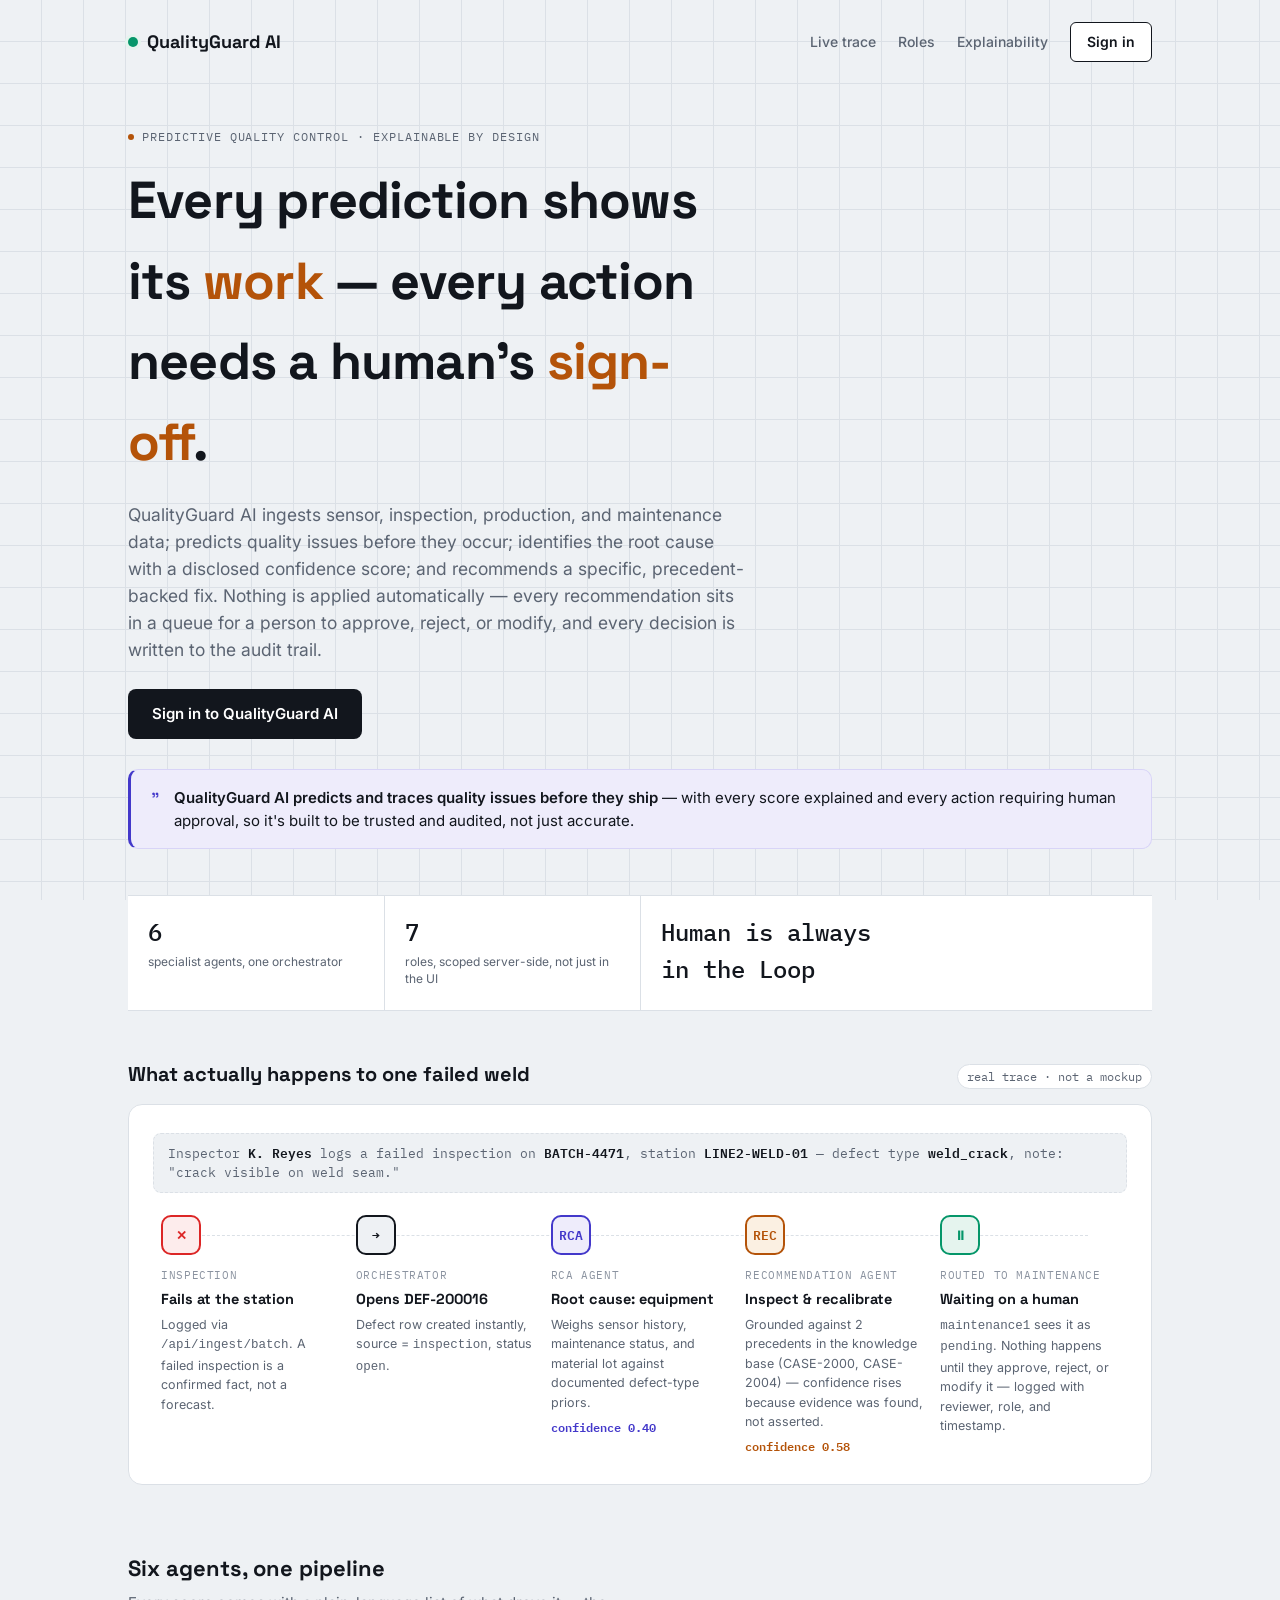
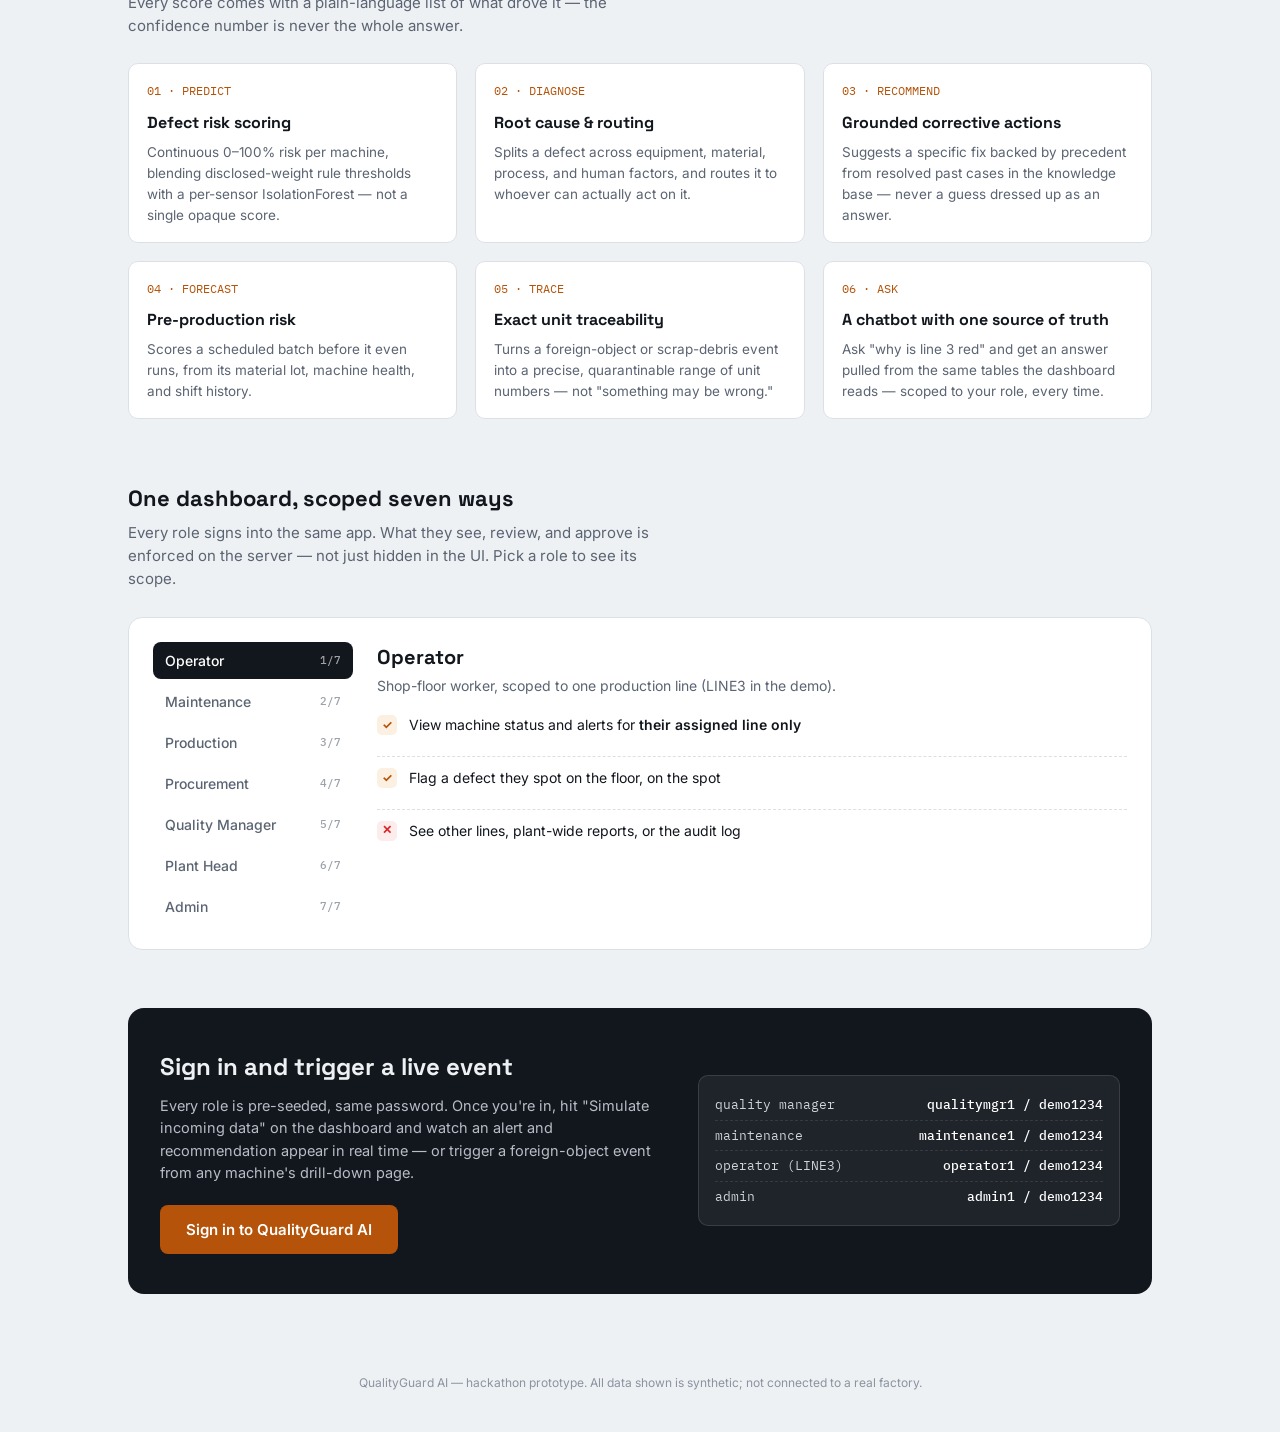
<file: frontend/index.html>
<!DOCTYPE html>
<html lang="en">
<head>
<meta charset="UTF-8" />
<title>QualityGuard AI</title>
</head>
<body style="background:#12151a">
  <script type="module">
    import { Auth } from "./js/api.js";
    window.location.href = Auth.isLoggedIn() ? "dashboard.html" : "landing.html";
  </script>
</body>
</html>
</file>
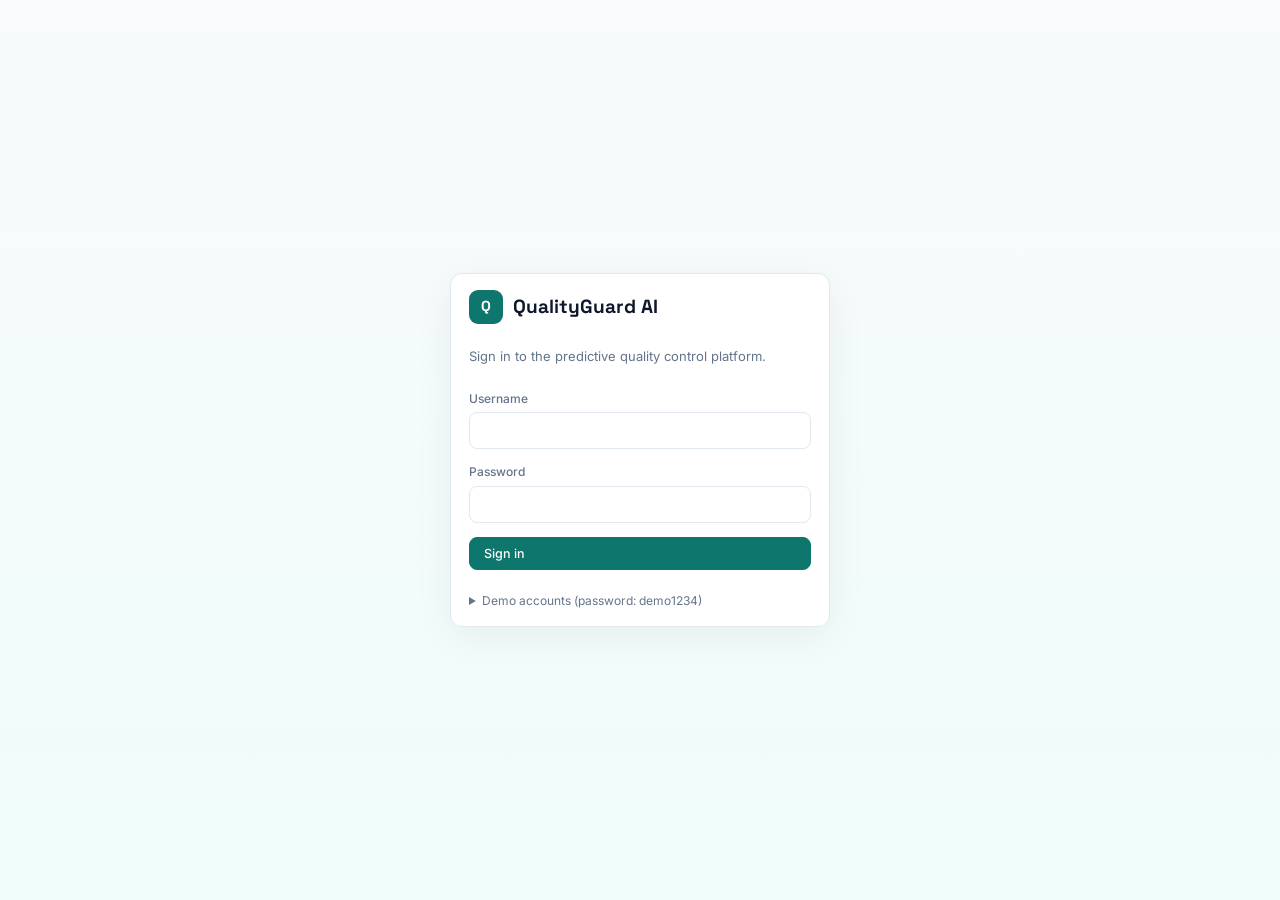
<file: frontend/alerts.html>
<!DOCTYPE html>
<html lang="en">
<head>
<meta charset="UTF-8" />
<meta name="viewport" content="width=device-width, initial-scale=1.0" />
<title>Alerts — QualityGuard AI</title>
<link rel="preconnect" href="https://fonts.googleapis.com">
<link href="https://fonts.googleapis.com/css2?family=Space+Grotesk:wght@500;600;700&family=Inter:wght@400;500;600;700&family=IBM+Plex+Mono:wght@400;500;600&display=swap" rel="stylesheet">
<link rel="stylesheet" href="css/style.css" />
</head>
<body>
  <div id="app-header"></div>
  <main class="page-wrap">
      <div class="page-header">
        <div>
          <h1>Alerts</h1>
          <div class="sub">In-app alert feed — what triggered it, the agent's explanation, and the recommended action.</div>
        </div>
      </div>

      <div class="tabs" id="tabs">
        <button data-filter="" class="active">All</button>
        <button data-filter="unread">Unread</button>
        <button data-filter="critical-only">Critical</button>
      </div>

      <div id="error-slot"></div>
      <div id="alert-feed"><div class="loading-row">Loading alerts…</div></div>
  </main>

  <script type="module">
    import { Api, toast, fmtTime } from "./js/api.js";
    import { renderNav } from "./js/nav.js";
    import { mountChatWidget } from "./js/chat-widget.js";

    renderNav("alerts");
    mountChatWidget();

    let currentFilter = "";
    let recCache = null;

    async function getRecommendationForDefect(defectId) {
      if (!recCache) {
        try { recCache = await Api.listRecommendations(); } catch { recCache = []; }
      }
      return recCache.find((r) => r.source_type === "defect" && r.source_id === defectId);
    }

    function severityRank(sev) { return { critical: 0, warning: 1, info: 2 }[sev] ?? 3; }

    async function load() {
      const feed = document.getElementById("alert-feed");
      feed.innerHTML = `<div class="loading-row">Loading alerts…</div>`;
      recCache = null;
      try {
        let alerts = await Api.listAlerts(currentFilter === "unread" ? "unread" : undefined);
        if (currentFilter === "critical-only") alerts = alerts.filter((a) => a.severity === "critical");
        alerts.sort((a, b) => severityRank(a.severity) - severityRank(b.severity) || new Date(b.created_at) - new Date(a.created_at));

        if (!alerts.length) {
          feed.innerHTML = `<div class="empty-state"><div class="glyph">✓</div>No alerts match this filter.</div>`;
          return;
        }

        feed.innerHTML = alerts.map((a) => `
          <div class="card" data-alert-id="${a.alert_id}" style="margin-bottom:12px;">
            <div style="display:flex; justify-content:space-between; gap:10px; align-items:flex-start;">
              <div>
                <span class="chip chip-${a.severity}"><span class="led"></span>${a.severity}</span>
                <span class="chip chip-${a.status === "unread" ? "info" : a.status}" style="margin-left:6px;">${a.status}</span>
                <div style="font-size:15px; margin-top:8px;">${a.title}</div>
                <div style="font-size:13px; color:var(--steel-light); margin-top:4px;">${a.description}</div>
                <div style="font-size:11px; color:var(--steel); margin-top:6px;" class="mono">
                  ${a.machine_id || "—"} · ${fmtTime(a.created_at)} · source: ${a.source_agent}
                </div>
              </div>
              <div style="display:flex; flex-direction:column; gap:6px; min-width:120px;">
                ${a.status === "unread" ? `<button class="btn btn-sm" data-action="read">Mark read</button>` : ""}
                ${a.status !== "acknowledged" ? `<button class="btn btn-sm btn-approve" data-action="ack">Acknowledge</button>` : ""}
              </div>
            </div>
            <div class="rec-mount" style="margin-top:10px;"></div>
          </div>
        `).join("");

        for (const a of alerts) {
          const row = feed.querySelector(`[data-alert-id="${a.alert_id}"]`);
          row.querySelector('[data-action="read"]')?.addEventListener("click", async (e) => {
            await Api.markAlertRead(a.alert_id);
            load();
          });
          row.querySelector('[data-action="ack"]')?.addEventListener("click", async (e) => {
            try {
              await Api.acknowledgeAlert(a.alert_id);
              toast(`Alert ${a.alert_id} acknowledged.`);
              load();
            } catch (err) { toast(err.detail || "Could not acknowledge.", "error"); }
          });

          if (a.related_defect_id) {
            const rec = await getRecommendationForDefect(a.related_defect_id);
            const mount = row.querySelector(".rec-mount");
            if (rec) {
              mount.innerHTML = `
                <div class="explain">
                  <div style="display:flex; justify-content:space-between; align-items:center;">
                    <strong style="font-size:12px;">Linked recommendation (${rec.recommendation_id}) — ${rec.status}</strong>
                    ${rec.llm_generated ? `<span class="ai-badge">✨ Claude</span>` : ""}
                  </div>
                  <div style="margin:6px 0;">${rec.action_text}</div>
                  <div style="font-size:12px; color:var(--muted);">${rec.reasoning}</div>
                  ${rec.status === "pending" ? `
                    <div style="display:flex; gap:8px; margin-top:10px;">
                      <button class="btn btn-sm btn-approve" data-rec-action="approve">Approve</button>
                      <button class="btn btn-sm btn-reject" data-rec-action="reject">Reject</button>
                      <button class="btn btn-sm btn-modify" data-rec-action="modify">Modify…</button>
                    </div>` : `<div style="font-size:11px; color:var(--muted); margin-top:6px;">Reviewed by ${rec.reviewed_by} at ${fmtTime(rec.reviewed_at)}</div>`}
                </div>
              `;
              mount.querySelectorAll("[data-rec-action]").forEach((btn) => {
                btn.addEventListener("click", async () => {
                  const action = btn.dataset.recAction;
                  let note = null;
                  if (action === "modify") { note = prompt("What did you change?"); if (!note) return; }
                  try {
                    await Api.reviewRecommendation(rec.recommendation_id, action, note);
                    toast(`Recommendation ${action === "modify" ? "modified" : action + "d"}.`);
                    load();
                  } catch (err) { toast(err.detail || "Review failed.", "error"); }
                });
              });
            }
          }
        }
      } catch (err) {
        document.getElementById("error-slot").innerHTML = `<div class="error-banner">${err.detail || err.message}</div>`;
        feed.innerHTML = "";
      }
    }

    document.querySelectorAll("#tabs button").forEach((btn) => {
      btn.addEventListener("click", () => {
        document.querySelectorAll("#tabs button").forEach((b) => b.classList.remove("active"));
        btn.classList.add("active");
        currentFilter = btn.dataset.filter;
        load();
      });
    });

    load();
  </script>
</body>
</html>
</file>
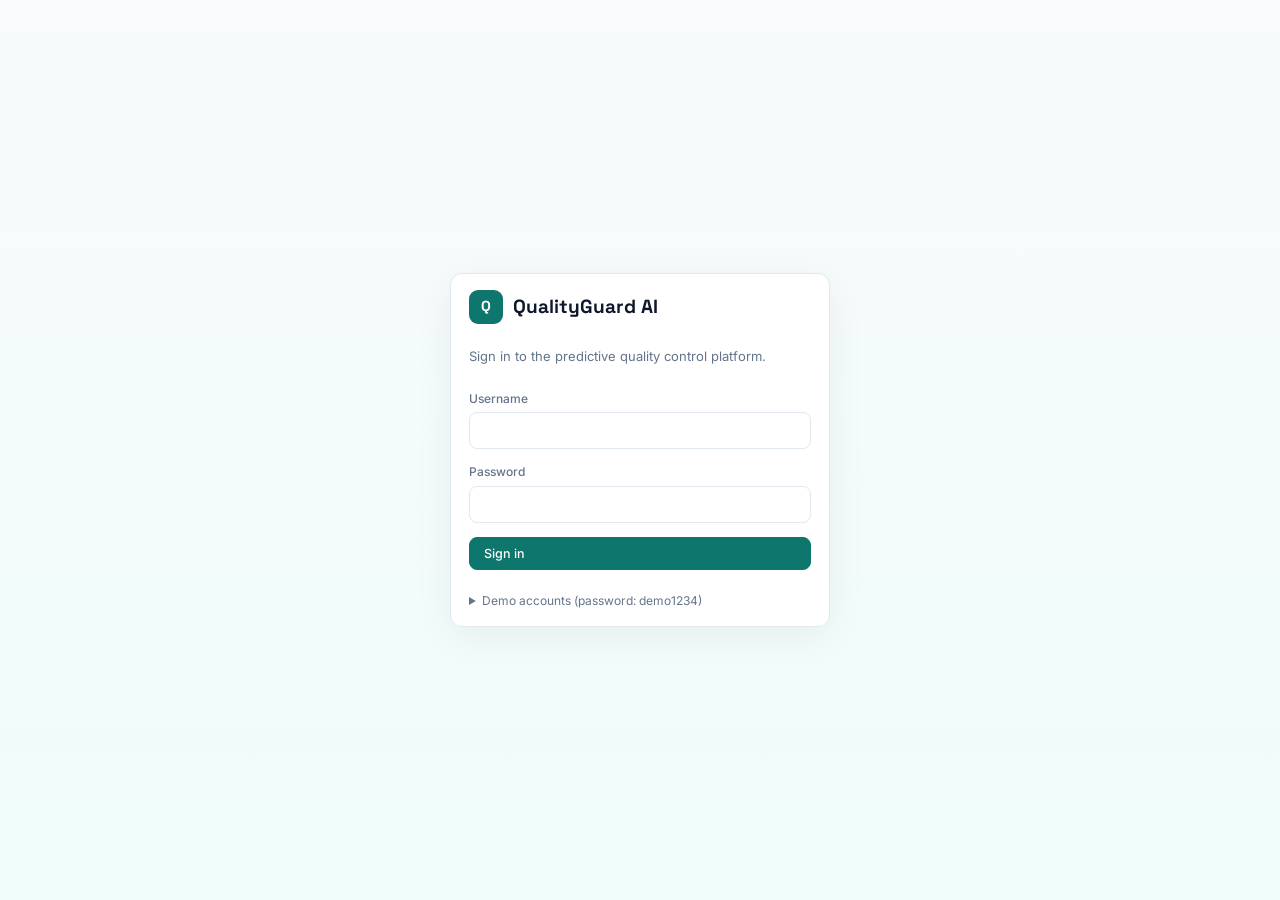
<file: frontend/audit.html>
<!DOCTYPE html>
<html lang="en">
<head>
<meta charset="UTF-8" />
<meta name="viewport" content="width=device-width, initial-scale=1.0" />
<title>Audit Log — QualityGuard AI</title>
<link rel="preconnect" href="https://fonts.googleapis.com">
<link href="https://fonts.googleapis.com/css2?family=Space+Grotesk:wght@500;600;700&family=Inter:wght@400;500;600;700&family=IBM+Plex+Mono:wght@400;500;600&display=swap" rel="stylesheet">
<link rel="stylesheet" href="css/style.css" />
</head>
<body>
  <div id="app-header"></div>
  <main class="page-wrap">
      <div class="page-header">
        <div>
          <h1>Audit Log</h1>
          <div class="sub">Every prediction, alert, recommendation, and human decision — who (by role), what, and when.</div>
        </div>
      </div>

      <section class="card">
        <form id="filter-form" class="grid" style="grid-template-columns: repeat(3, 1fr) auto; align-items:end;">
          <div class="field" style="margin:0;">
            <label>Role</label>
            <select id="filter-role">
              <option value="">All</option>
              <option value="system">System (agents)</option>
              <option value="operator">Operator</option>
              <option value="maintenance">Maintenance</option>
              <option value="production">Production</option>
              <option value="quality_manager">Quality Manager</option>
              <option value="plant_head">Plant Head</option>
              <option value="admin">Admin</option>
              <option value="procurement">Procurement</option>
            </select>
          </div>
          <div class="field" style="margin:0;">
            <label>Action type</label>
            <input type="text" id="filter-action" placeholder="e.g. recommendation_approve" />
          </div>
          <div class="field" style="margin:0;">
            <label>Entity type</label>
            <input type="text" id="filter-entity" placeholder="e.g. recommendation" />
          </div>
          <button class="btn btn-primary" id="filter-btn" style="height:38px;">Filter</button>
        </form>
      </section>

      <div id="error-slot"></div>
      <section class="card">
        <div id="audit-table"><div class="loading-row">Loading…</div></div>
      </section>
  </main>

  <script type="module">
    import { Api, toast, fmtTime } from "./js/api.js";
    import { renderNav } from "./js/nav.js";
    import { mountChatWidget } from "./js/chat-widget.js";

    renderNav("audit");
    mountChatWidget();

    async function load() {
      const mount = document.getElementById("audit-table");
      mount.innerHTML = `<div class="loading-row">Loading…</div>`;
      const params = {};
      const role = document.getElementById("filter-role").value;
      const action = document.getElementById("filter-action").value.trim();
      const entity = document.getElementById("filter-entity").value.trim();
      if (role) params.role_filter = role;
      if (action) params.action_type = action;
      if (entity) params.entity_type = entity;

      try {
        const entries = await Api.listAudit(params);
        if (!entries.length) {
          mount.innerHTML = `<div class="empty-state">No audit entries match this filter.</div>`;
          return;
        }
        mount.innerHTML = `<table><thead><tr>
          <th>Time</th><th>Role</th><th>User</th><th>Action</th><th>Entity</th><th>Outcome</th>
        </tr></thead><tbody>
          ${entries.map((e) => `
            <tr>
              <td class="mono">${fmtTime(e.timestamp)}</td>
              <td><span class="chip chip-info">${e.role}</span></td>
              <td>${e.username || "—"}</td>
              <td class="mono">${e.action_type}</td>
              <td class="mono">${e.entity_type}:${e.entity_id}</td>
              <td>${e.outcome || "—"}</td>
            </tr>
          `).join("")}
        </tbody></table>`;
      } catch (err) {
        document.getElementById("error-slot").innerHTML = `<div class="error-banner">${err.detail || err.message}</div>`;
        mount.innerHTML = "";
      }
    }

    document.getElementById("filter-btn").addEventListener("click", (e) => { e.preventDefault(); load(); });
    load();
  </script>
</body>
</html>
</file>
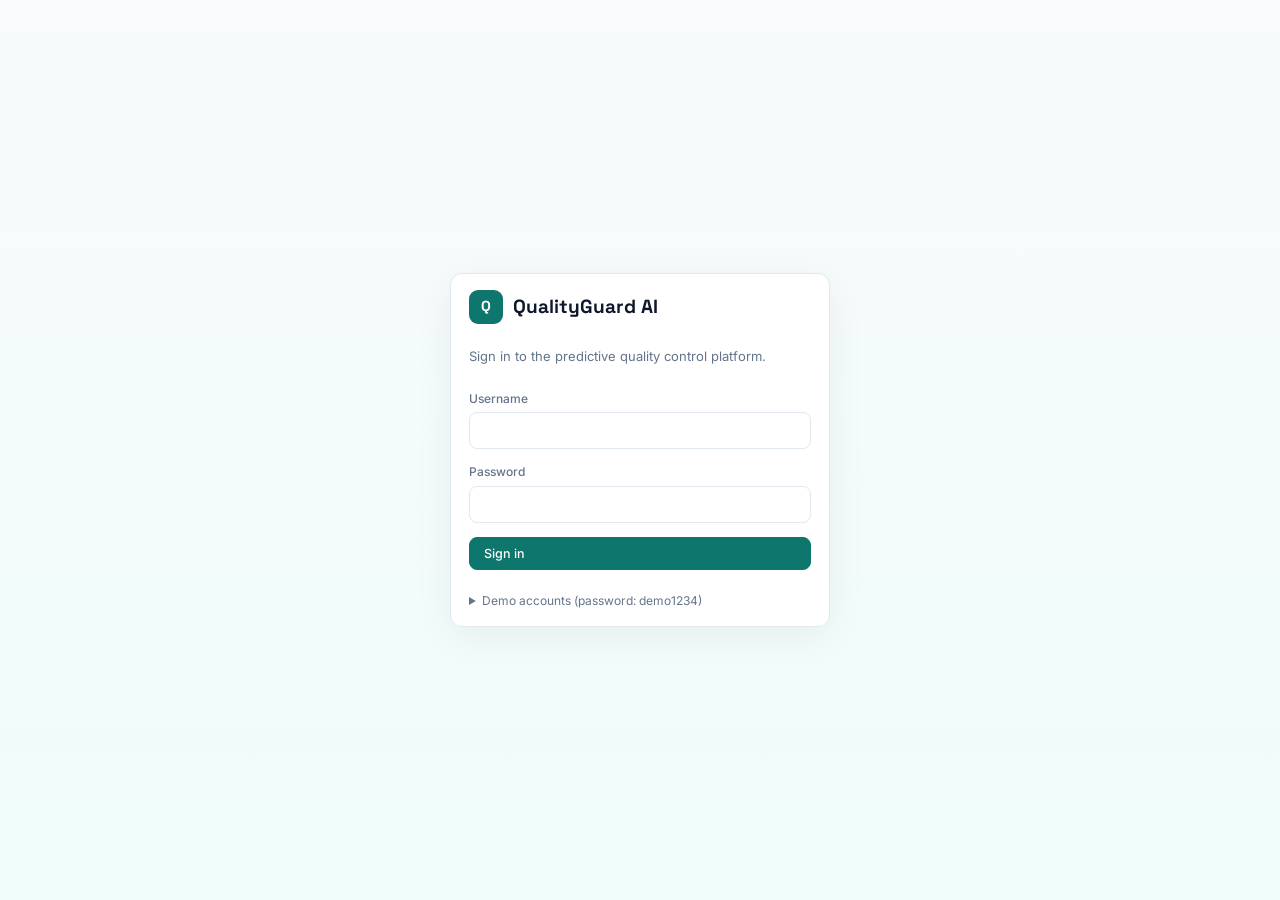
<file: frontend/dashboard.html>
<!DOCTYPE html>
<html lang="en">
<head>
<meta charset="UTF-8" />
<meta name="viewport" content="width=device-width, initial-scale=1.0" />
<title>Dashboard — QualityGuard AI</title>
<link rel="preconnect" href="https://fonts.googleapis.com">
<link href="https://fonts.googleapis.com/css2?family=Space+Grotesk:wght@500;600;700&family=Inter:wght@400;500;600;700&family=IBM+Plex+Mono:wght@400;500;600&display=swap" rel="stylesheet">
<link rel="stylesheet" href="css/style.css" />
</head>
<body>
  <div id="app-header"></div>
  <main class="page-wrap">
      <div class="page-header">
        <div>
          <h1>✨ AI Batch Quality Score</h1>
          <div class="sub">The primary quality signal — combining sensor data, machine health, operator history, material quality, and environmental conditions into one score per batch.</div>
        </div>
        <div style="display:flex; gap:8px;">
          <button class="btn" id="bq-demo-mix-btn" style="display:none;" title="Demo helper: pushes a few active batches to medium/high risk so the risk spectrum is visible.">🎯 Seed risk mix (demo)</button>
          <button class="btn btn-primary" id="bq-scan-btn">✨ Score active batches</button>
        </div>
      </div>

      <section class="card" id="bq-card">
        <div class="grid grid-machines" id="bq-grid">
          <div class="loading-row">No batches scored yet — click "Score active batches".</div>
        </div>
      </section>

      <section class="card" style="margin-top:16px;">
        <div style="display:flex; justify-content:space-between; align-items:flex-start; gap:12px; margin-bottom:4px;">
          <div>
            <h3 style="margin-bottom:2px;">⚠ AI Deviation Predictions</h3>
            <p class="sub" style="color:var(--muted); margin:0;">Sensors trending toward their normal-range boundary before they actually breach it — predicted from live trend fits, not detected after the fact.</p>
          </div>
          <button class="btn btn-sm" id="simulate-deviation-btn" title="Injects a real steep trend and runs the same prediction math on it, so you can see a critical-severity result on demand.">⚠ Simulate imminent deviation</button>
        </div>
        <div id="deviation-list"><div class="loading-row">Loading…</div></div>
      </section>

      <div class="page-header" style="margin-top:28px;">
        <div>
          <h1>Line &amp; Machine Status</h1>
          <div class="sub" id="scope-note">Loading…</div>
        </div>
        <div style="display:flex; gap:8px;">
          <button class="btn" id="simulate-btn">▶ Simulate incoming data</button>
          <button class="btn" id="refresh-btn">↻ Refresh</button>
        </div>
      </div>

      <div id="error-slot"></div>

      <section class="card">
        <h3>Status Grid</h3>
        <div class="grid grid-machines" id="machine-grid">
          <div class="loading-row">Loading machine status…</div>
        </div>
      </section>

      <div class="two-col" style="margin-top:16px;">
        <div>
          <section class="card">
            <div style="display:flex; justify-content:space-between; align-items:center; margin-bottom:6px;">
              <h3 style="margin-bottom:0;">Recommendations</h3>
              <div class="tabs" style="border-bottom:none; margin-bottom:0;">
                <button data-rec-view="pending" class="active" style="margin-right:12px; padding:4px 2px;">Pending</button>
                <button data-rec-view="reviewed" style="padding:4px 2px;">Reviewed</button>
              </div>
            </div>
            <div id="rec-list"><div class="loading-row">Loading…</div></div>
          </section>

          <section class="card" id="preprod-card" style="display:none">
            <h3>Upcoming Batches Risk Queue</h3>
            <p class="sub" style="color:var(--steel); margin-bottom:10px;">Not-yet-run scheduled batches, ranked by pre-production risk. Scoring never delays or cancels a batch automatically — every suggested action requires your Approve/Reject/Modify.</p>
            <button class="btn btn-sm" id="preprod-scan-btn" style="margin-bottom:10px;">Scan scheduled batches</button>
            <div id="preprod-list"><div class="loading-row">Not yet scanned.</div></div>
          </section>
        </div>

        <div>
          <section class="card">
            <h3>Active Alerts</h3>
            <div id="alert-list"><div class="loading-row">Loading…</div></div>
            <div style="margin-top:10px;"><a href="alerts.html">View all alerts →</a></div>
          </section>

          <section class="card" id="perf-card" style="display:none">
            <h3>Recommendation Feedback Loop</h3>
            <div id="perf-body"></div>
          </section>

          <section class="card" id="flag-card" style="display:none">
            <h3>Flag a defect</h3>
            <form id="flag-form">
              <div class="field">
                <label>Machine ID</label>
                <select id="flag-machine" required>
                  <option value="">Loading machines…</option>
                </select>
              </div>
              <div class="field">
                <label>Batch ID (optional)</label>
                <input type="text" id="flag-batch" placeholder="e.g. BATCH-4471" />
              </div>
              <div class="field">
                <label>Defect type</label>
                <select id="flag-type">
                  <option value="scratch">Scratch</option>
                  <option value="dimension_deviation">Dimension deviation</option>
                  <option value="weld_crack">Weld crack</option>
                  <option value="surface_contamination">Surface contamination</option>
                  <option value="misalignment">Misalignment</option>
                  <option value="porosity">Porosity</option>
                  <option value="discoloration">Discoloration</option>
                  <option value="incomplete_assembly">Incomplete assembly</option>
                </select>
              </div>
              <div class="field">
                <label>Location</label>
                <input type="text" id="flag-location" placeholder="e.g. outlet, mid-section" required />
              </div>
              <div class="field">
                <label>Notes</label>
                <textarea id="flag-notes" rows="2"></textarea>
              </div>
              <button type="submit" class="btn btn-primary" style="width:100%">Submit flag</button>
            </form>
          </section>
        </div>
      </div>
  </main>

  <div class="modal-overlay" id="bq-modal-overlay">
    <div class="modal-box" id="bq-modal-box" style="position:relative;"></div>
  </div>

  <div class="modal-overlay" id="modify-modal-overlay">
    <div class="modal-box" style="max-width:420px;">
      <h3 style="margin-top:0;">Modify recommendation</h3>
      <p class="sub" style="color:var(--steel); margin-bottom:14px;">
        Describe what you changed about <strong id="modify-rec-id" class="mono"></strong> — this is saved with your review and shown in the audit trail.
      </p>
      <textarea id="modify-note-input" rows="3" placeholder="e.g. Recalibrate now, don't wait for next shift…" style="width:100%; resize:vertical;"></textarea>
      <div id="modify-error" style="color:var(--red); font-size:12.5px; margin-top:6px; display:none;"></div>
      <div style="display:flex; gap:8px; justify-content:flex-end; margin-top:16px;">
        <button class="btn btn-sm" id="modify-cancel-btn">Cancel</button>
        <button class="btn btn-sm btn-modify" id="modify-confirm-btn">Confirm modification</button>
      </div>
    </div>
  </div>

  <script type="module">
    import { Api, Auth, toast, fmtTime, fmtPct } from "./js/api.js";
    import { renderNav } from "./js/nav.js";
    import { mountChatWidget } from "./js/chat-widget.js";
    import { riskGaugeSVG, qualityGaugeSVG } from "./js/gauge.js";

    renderNav("dashboard");
    mountChatWidget();
    const user = Auth.getUser();
    const OP_STATUS_LABELS = { running: "● Running", idle: "Idle", maintenance_due: "⚠ Maintenance Due" };

    document.getElementById("scope-note").textContent = user.line_scope
      ? `Scoped to ${user.line_scope} (your role's line assignment)`
      : "Plant-wide view";

    if (["production", "plant_head", "admin"].includes(user.role)) {
      document.getElementById("preprod-card").style.display = "block";
    }
    if (["quality_manager", "plant_head", "admin"].includes(user.role)) {
      document.getElementById("perf-card").style.display = "block";
      document.getElementById("bq-demo-mix-btn").style.display = "inline-block";
    }
    if (user.role === "operator") {
      document.getElementById("flag-card").style.display = "block";
    }

    function showError(msg) {
      document.getElementById("error-slot").innerHTML = `<div class="error-banner">${msg}</div>`;
    }

    function populateFlagMachineOptions(machines) {
      const select = document.getElementById("flag-machine");
      if (!select) return;
      if (!machines.length) {
        select.innerHTML = `<option value="">No machines in your scope</option>`;
        return;
      }
      select.innerHTML = machines
        .map((m) => `<option value="${m.machine_id}">${m.machine_id} — ${m.machine_name}</option>`)
        .join("");
    }

    async function loadMachineGrid() {
      const grid = document.getElementById("machine-grid");
      try {
        const machines = await Api.dashboardStatus();
        populateFlagMachineOptions(machines);
        if (!machines.length) {
          grid.innerHTML = `<div class="empty-state"><div class="glyph">◻</div>No machines in your current scope.</div>`;
          return;
        }
        grid.innerHTML = machines.map((m) => `
          <a class="machine-card risk-${m.risk_level}" href="machine.html?id=${encodeURIComponent(m.machine_id)}">
            <div class="m-top">
              <div>
                <div class="m-id mono">${m.machine_id}</div>
                <div class="m-name">${m.machine_name}</div>
              </div>
              <span class="badge badge-${m.risk_level}"><span class="dot"></span>${m.risk_level}</span>
            </div>
            <div class="m-body">
              <div class="gauge-wrap">${riskGaugeSVG(m.risk_score, 108)}</div>
              <span class="op-status ${m.operational_status}">${OP_STATUS_LABELS[m.operational_status] || m.operational_status}</span>
            </div>
            <div class="m-foot">
              <span>${m.active_alert_count} active alert${m.active_alert_count === 1 ? "" : "s"}</span>
              <span>svc: ${m.last_maintenance_date ? fmtTime(m.last_maintenance_date) : "—"}</span>
            </div>
          </a>
        `).join("");
      } catch (err) {
        showError(`Couldn't load machine status: ${err.detail || err.message}`);
      }
    }

    function renderBatchQualityCard(b) {
      return `
        <div class="machine-card bq-card risk-${b.risk_level}" data-wo="${b.work_order_id}">
          <div class="m-top">
            <div>
              <div class="m-id mono">${b.work_order_id}</div>
              <div class="m-name">${b.batch_id}</div>
            </div>
            <div style="display:flex; flex-direction:column; align-items:flex-end; gap:4px;">
              <span class="badge badge-${b.risk_level}"><span class="dot"></span>${b.risk_level} risk</span>
              ${b.is_live ? `<span class="live-badge"><span class="pulse"></span>Live</span>` : ""}
            </div>
          </div>
          <div class="m-body">
            <div class="gauge-wrap">${qualityGaugeSVG(b.quality_score, 100)}</div>
            <div style="text-align:right; font-size:11px; color:var(--muted);">
              <div>Inspect: <b class="mono" style="color:var(--teal);">${b.sampling_rate_pct}%</b></div>
            </div>
          </div>
          <div class="bq-expand-hint">click for details ⤢</div>
        </div>
      `;
    }

    const bqDataById = new Map();

    function openBatchModal(b) {
      const overlay = document.getElementById("bq-modal-overlay");
      const box = document.getElementById("bq-modal-box");
      box.innerHTML = `
        <div style="display:flex; justify-content:space-between; align-items:flex-start; gap:10px; margin-bottom:6px;">
          <div>
            <div class="m-id mono">${b.work_order_id}</div>
            <h3 style="margin:2px 0 0; font-size:18px; text-transform:none; color:var(--ink); letter-spacing:0;">${b.batch_id}</h3>
          </div>
          <div style="display:flex; flex-direction:column; align-items:flex-end; gap:4px;">
            <span class="badge badge-${b.risk_level}"><span class="dot"></span>${b.risk_level} risk</span>
            ${b.is_live ? `<span class="live-badge"><span class="pulse"></span>Live</span>` : ""}
          </div>
        </div>
        <div style="display:flex; align-items:center; gap:18px; margin:14px 0;">
          <div class="gauge-wrap">${qualityGaugeSVG(b.quality_score, 130)}</div>
          <div style="font-size:12px; color:var(--muted); display:flex; flex-direction:column; gap:6px;">
            <div>Pass QC: <b class="mono" style="color:var(--ink); font-size:14px;">${b.probability_passing_qc}%</b></div>
            <div>Confidence: <b class="mono" style="color:var(--ink); font-size:14px;">${(b.confidence * 100).toFixed(0)}%</b></div>
            ${b.llm_generated ? `<span class="ai-badge" style="width:fit-content;">✨ Claude</span>` : ""}
          </div>
        </div>
        <div style="display:flex; align-items:center; gap:6px; margin-bottom:10px; padding:8px 10px; background:var(--card-alt); border-radius:8px;">
          <span style="font-size:10px; text-transform:uppercase; letter-spacing:0.04em; color:var(--muted);">Inspect</span>
          <span class="mono" style="font-weight:700; color:var(--teal);">${b.sampling_rate_pct}%</span>
        </div>
        <div style="font-size:12px; color:var(--muted); margin-bottom:10px;">${b.sampling_rationale}</div>
        <div style="font-size:13px; color:var(--ink); margin-bottom:12px; line-height:1.5; padding:10px; background:var(--card-alt); border-radius:8px;">${b.ai_summary}</div>
        ${b.contributing_factors.length ? `
          <div style="font-size:10px; text-transform:uppercase; letter-spacing:0.04em; color:var(--muted); margin-bottom:5px;">Contributing factors</div>
          <ul style="margin:0 0 12px; padding-left:18px; font-size:12px; color:var(--muted); line-height:1.6;">
            ${b.contributing_factors.map((f) => `<li>${f}</li>`).join("")}
          </ul>
        ` : ""}
        <div class="m-foot" style="border-top:1px solid var(--border); padding-top:10px; display:flex; justify-content:space-between;">
          <span class="mono">${b.machine_id}</span><span>computed ${fmtTime(b.computed_at)}</span>
        </div>
      `;
      overlay.classList.add("open");
      document.getElementById("bq-modal-close").addEventListener("click", closeBatchModal);
    }

    function closeBatchModal() {
      document.getElementById("bq-modal-overlay").classList.remove("open");
    }

    document.getElementById("bq-modal-overlay").addEventListener("click", (e) => {
      if (e.target.id === "bq-modal-overlay") closeBatchModal();
    });
    document.addEventListener("keydown", (e) => {
      if (e.key === "Escape") closeBatchModal();
    });

    async function loadBatchQuality() {
      const grid = document.getElementById("bq-grid");
      try {
        const batches = await Api.batchQualityList();
        if (!batches.length) {
          grid.innerHTML = `<div class="empty-state"><div class="glyph">✨</div>No batches scored yet — click "Score active batches" above.</div>`;
          return;
        }
        const shown = batches.slice().sort((a, b) => (b.is_live - a.is_live) || (a.quality_score - b.quality_score)).slice(0, 8);
        bqDataById.clear();
        shown.forEach((b) => bqDataById.set(b.work_order_id, b));
        grid.innerHTML = shown.map(renderBatchQualityCard).join("");
        grid.querySelectorAll(".bq-card").forEach((card) => {
          card.addEventListener("click", () => openBatchModal(bqDataById.get(card.dataset.wo)));
        });
      } catch (err) {
        grid.innerHTML = `<div class="empty-state">Couldn't load batch quality scores.</div>`;
      }
    }

    document.getElementById("bq-scan-btn").addEventListener("click", async (e) => {
      e.target.disabled = true;
      e.target.textContent = "✨ Scoring…";
      try {
        await Api.batchQualityScan();
        await loadBatchQuality();
        toast("Batch quality scores updated.");
      } catch (err) {
        toast(err.detail || "Could not score batches.", "error");
      } finally {
        e.target.disabled = false;
        e.target.textContent = "✨ Score active batches";
      }
    });

    document.getElementById("bq-demo-mix-btn")?.addEventListener("click", async (e) => {
      e.target.disabled = true;
      e.target.textContent = "🎯 Seeding…";
      try {
        await Api.batchQualityDemoRiskMix();
        await loadBatchQuality();
        toast("Demo risk mix seeded — a few batches are now medium/high risk.");
      } catch (err) {
        toast(err.detail || "Could not seed demo data.", "error");
      } finally {
        e.target.disabled = false;
        e.target.textContent = "🎯 Seed risk mix (demo)";
      }
    });

    async function loadDeviations() {
      const mount = document.getElementById("deviation-list");
      try {
        const preds = await Api.deviationPredictions();
        if (!preds.length) {
          mount.innerHTML = `<div class="empty-state"><div class="glyph">✓</div>No sensors currently trending toward a boundary.</div>`;
          return;
        }
        mount.innerHTML = `<table><thead><tr>
          <th>Machine</th><th>Predicted Deviation</th><th>Probability</th><th>Expected In</th><th>Severity</th>
        </tr></thead><tbody>
          ${preds.map((p) => `
            <tr>
              <td class="mono">${p.machine_id}</td>
              <td>${p.deviation_type}<div style="font-size:11px; color:var(--muted);">${p.based_on}</div></td>
              <td class="mono">${p.probability}%</td>
              <td class="mono">${p.expected_in_minutes < 60 ? p.expected_in_minutes + " min" : (p.expected_in_minutes / 60).toFixed(1) + " h"}</td>
              <td><span class="chip chip-${p.severity}">${p.severity}</span></td>
            </tr>
          `).join("")}
        </tbody></table>`;
      } catch (err) {
        mount.innerHTML = `<div class="empty-state">Couldn't load deviation predictions.</div>`;
      }
    }

    document.getElementById("simulate-deviation-btn").addEventListener("click", async (e) => {
      e.target.disabled = true;
      e.target.textContent = "⚠ Simulating…";
      try {
        const machines = await Api.dashboardStatus();
        if (!machines.length) throw new Error("No machines in scope to simulate on.");
        const target = machines[Math.floor(Math.random() * machines.length)];
        const sensorTypes = ["temperature", "pressure", "vibration", "humidity"];
        const sensorType = sensorTypes[Math.floor(Math.random() * sensorTypes.length)];
        const result = await Api.simulateImminentDeviation(target.machine_id, sensorType);
        if (result.prediction) {
          toast(`Critical deviation on ${result.machine_id}: ${result.prediction.deviation_type} — crossing in ~${result.prediction.expected_in_minutes} min.`);
        } else {
          toast(`Injected trend on ${result.machine_id}, but it didn't qualify as a prediction — try again.`, "error");
        }
        await loadDeviations();
      } catch (err) {
        toast(err.detail || err.message || "Could not simulate deviation.", "error");
      } finally {
        e.target.disabled = false;
        e.target.textContent = "⚠ Simulate imminent deviation";
      }
    });

    async function loadAlerts() {
      const list = document.getElementById("alert-list");
      try {
        const alerts = await Api.listAlerts();
        const active = alerts.filter((a) => a.status !== "acknowledged").slice(0, 6);
        if (!active.length) {
          list.innerHTML = `<div class="empty-state"><div class="glyph">✓</div>No active alerts.</div>`;
          return;
        }
        list.innerHTML = active.map((a) => `
          <div style="padding:8px 0; border-bottom:1px solid var(--line);">
            <div style="display:flex; justify-content:space-between; gap:8px;">
              <span class="chip chip-${a.severity}"><span class="led"></span>${a.severity}</span>
              <span class="mono" style="font-size:11px; color:var(--steel)">${fmtTime(a.created_at)}</span>
            </div>
            <div style="margin-top:6px; font-size:13px;">${a.title}</div>
          </div>
        `).join("");
      } catch (err) {
        list.innerHTML = `<div class="empty-state">Couldn't load alerts.</div>`;
      }
    }

    let currentRecView = "pending";

    async function loadRecommendations() {
      const list = document.getElementById("rec-list");
      list.innerHTML = `<div class="loading-row">Loading…</div>`;
      try {
        if (currentRecView === "pending") {
          const recs = (await Api.listRecommendations("pending")).filter((r) => r.source_type !== "preprod_batch");
          if (!recs.length) {
            list.innerHTML = `<div class="empty-state"><div class="glyph">✓</div>Nothing pending your review.</div>`;
            return;
          }
          list.innerHTML = recs.slice(0, 8).map(renderRecRow).join("");
          attachRecHandlers(list);
        } else {
          const all = await Api.listRecommendations();
          const reviewed = all
            .filter((r) => r.status !== "pending" && r.source_type !== "preprod_batch")
            .sort((a, b) => new Date(b.reviewed_at) - new Date(a.reviewed_at));
          if (!reviewed.length) {
            list.innerHTML = `<div class="empty-state"><div class="glyph">—</div>No recommendations have been reviewed yet.</div>`;
            return;
          }
          list.innerHTML = reviewed.slice(0, 10).map(renderReviewedRecRow).join("");
        }
      } catch (err) {
        list.innerHTML = `<div class="empty-state">Couldn't load recommendations.</div>`;
      }
    }

    document.querySelectorAll("[data-rec-view]").forEach((btn) => {
      btn.addEventListener("click", () => {
        document.querySelectorAll("[data-rec-view]").forEach((b) => b.classList.remove("active"));
        btn.classList.add("active");
        currentRecView = btn.dataset.recView;
        loadRecommendations();
      });
    });

    // Pulls a crisp category label straight out of the RCA reasoning text
    // itself (e.g. "...assigned this defect primarily to 'material'...")
    // rather than guessing from assigned_role, since a role like
    // Production covers two categories (process + human) - reading the
    // actual RCA output gives the precise one, not just the routed role.
    function categoryBadge(reasoning) {
      const m = (reasoning || "").match(/assigned this defect primarily to '(\w+)'/i);
      const cat = m ? m[1].toLowerCase() : null;
      const map = {
        equipment: { label: "Equipment issue", cls: "chip-info" },
        material: { label: "Material issue", cls: "chip-warning" },
        process: { label: "Process issue", cls: "chip-low" },
        human: { label: "Human error", cls: "chip-critical" },
      };
      return map[cat] || null;
    }

    function renderRecRow(r) {
      const badge = categoryBadge(r.reasoning);
      return `
        <div class="explain" data-rec-id="${r.recommendation_id}" style="margin-bottom:10px;">
          <div style="display:flex; justify-content:space-between; gap:8px; align-items:center; flex-wrap:wrap;">
            <div style="display:flex; align-items:center; gap:8px;">
              <strong style="font-size:13px;">${r.recommendation_id}</strong>
              ${badge ? `<span class="chip ${badge.cls}"><span class="led"></span>${badge.label}</span>` : ""}
            </div>
            <div style="display:flex; align-items:center; gap:8px;">
              ${r.llm_generated ? `<span class="ai-badge">✨ Claude</span>` : ""}
              <span class="mono" style="font-size:11px; color:var(--muted)">confidence ${(r.confidence * 100).toFixed(0)}%</span>
            </div>
          </div>
          <div style="margin:6px 0;">${r.action_text}</div>
          <div style="font-size:12px; color:var(--muted);">${r.reasoning}</div>
          <div class="confidence-bar"><span style="width:${r.confidence * 100}%"></span></div>
          <div style="display:flex; gap:8px; margin-top:10px;">
            <button class="btn btn-sm btn-approve" data-action="approve">Approve</button>
            <button class="btn btn-sm btn-reject" data-action="reject">Reject</button>
            <button class="btn btn-sm btn-modify" data-action="modify">Modify…</button>
          </div>
        </div>
      `;
    }

    function renderReviewedRecRow(r) {
      const badge = categoryBadge(r.reasoning);
      return `
        <div class="explain" style="margin-bottom:10px;">
          <div style="display:flex; justify-content:space-between; gap:8px; align-items:center; flex-wrap:wrap;">
            <div style="display:flex; align-items:center; gap:8px;">
              <strong style="font-size:13px;">${r.recommendation_id}</strong>
              ${badge ? `<span class="chip ${badge.cls}"><span class="led"></span>${badge.label}</span>` : ""}
            </div>
            <span class="badge badge-${r.status}">${r.status}</span>
          </div>
          <div style="margin:6px 0;">${r.action_text}</div>
          ${r.modification_note ? `<div style="font-size:12px; color:var(--amber);"><b>Modified:</b> ${r.modification_note}</div>` : ""}
          <div style="font-size:11px; color:var(--muted); margin-top:6px;">Reviewed by ${r.reviewed_by} · ${fmtTime(r.reviewed_at)}</div>
        </div>
      `;
    }

    async function submitReview(recId, action, note, row) {
      try {
        await Api.reviewRecommendation(recId, action, note);
        toast(`Recommendation ${recId} ${action === "modify" ? "modified" : action + "d"}.`);
        row?.remove();
        loadPerformance();
        return true;
      } catch (err) {
        toast(err.detail || "Review failed.", "error");
        return false;
      }
    }

    // ---- Modify modal (replaces the native browser prompt()) ----
    const modifyOverlay = document.getElementById("modify-modal-overlay");
    const modifyInput = document.getElementById("modify-note-input");
    const modifyError = document.getElementById("modify-error");
    const modifyRecIdLabel = document.getElementById("modify-rec-id");
    let modifyContext = null; // { recId, row }

    function openModifyModal(recId, row) {
      modifyContext = { recId, row };
      modifyRecIdLabel.textContent = recId;
      modifyInput.value = "";
      modifyError.style.display = "none";
      modifyOverlay.classList.add("open");
      setTimeout(() => modifyInput.focus(), 50);
    }
    function closeModifyModal() {
      modifyOverlay.classList.remove("open");
      modifyContext = null;
    }
    document.getElementById("modify-cancel-btn").addEventListener("click", closeModifyModal);
    modifyOverlay.addEventListener("click", (e) => { if (e.target.id === "modify-modal-overlay") closeModifyModal(); });
    document.getElementById("modify-confirm-btn").addEventListener("click", async () => {
      const note = modifyInput.value.trim();
      if (!note) {
        modifyError.textContent = "Please describe what you changed before confirming.";
        modifyError.style.display = "block";
        return;
      }
      if (!modifyContext) return;
      const { recId, row } = modifyContext;
      const ok = await submitReview(recId, "modify", note, row);
      if (ok) closeModifyModal();
    });

    function attachRecHandlers(container) {
      container.querySelectorAll("button[data-action]").forEach((btn) => {
        btn.addEventListener("click", async () => {
          const row = btn.closest("[data-rec-id]");
          const recId = row.dataset.recId;
          const action = btn.dataset.action;
          if (action === "modify") {
            openModifyModal(recId, row);
            return;
          }
          await submitReview(recId, action, null, row);
        });
      });
    }

    async function loadPreprod() {
      const list = document.getElementById("preprod-list");
      try {
        const queue = await Api.preprodQueue();
        if (!queue.length) {
          list.innerHTML = `<div class="empty-state">No scored scheduled batches yet — click "Scan scheduled batches".</div>`;
          return;
        }
        list.innerHTML = `<table><thead><tr><th>Work Order</th><th>Risk</th><th>Suggested Action</th><th>Status</th></tr></thead><tbody>
          ${queue.map((q) => `
            <tr>
              <td class="mono">${q.work_order_id}</td>
              <td><span class="chip chip-${q.risk_score >= 66 ? "high" : q.risk_score >= 33 ? "medium" : "low"}">${q.risk_score.toFixed(0)}%</span></td>
              <td style="max-width:280px;">${q.suggested_action}</td>
              <td><span class="chip chip-${q.status}">${q.status}</span></td>
            </tr>
          `).join("")}
        </tbody></table>`;
      } catch (err) {
        list.innerHTML = `<div class="empty-state">Couldn't load the risk queue.</div>`;
      }
    }

    async function loadPerformance() {
      if (document.getElementById("perf-card").style.display === "none") return;
      const body = document.getElementById("perf-body");
      try {
        const perf = await Api.modelPerformance();
        body.innerHTML = `
          <div class="readout mono" style="font-size:26px; color:var(--accent);">${perf.approval_rate !== null ? fmtPct(perf.approval_rate * 100) : "—"}</div>
          <div class="sub" style="color:var(--steel); margin-bottom:10px;">approved or modified, of all decided recommendations</div>
          <table>
            <tr><td>Approved</td><td class="mono">${perf.approved}</td></tr>
            <tr><td>Modified</td><td class="mono">${perf.modified}</td></tr>
            <tr><td>Rejected</td><td class="mono">${perf.rejected}</td></tr>
            <tr><td>Pending</td><td class="mono">${perf.pending}</td></tr>
          </table>
        `;
      } catch (err) {
        body.innerHTML = `<div class="empty-state">Couldn't load performance data.</div>`;
      }
    }

    document.getElementById("simulate-btn").addEventListener("click", async (e) => {
      e.target.disabled = true;
      e.target.textContent = "Simulating…";
      try {
        const result = await Api.simulateTick();
        toast(`Ingested ${result.sensor_readings_ingested} readings — ${result.alerts_created} new alert(s), ${result.recommendations_created} new recommendation(s).`);
        await loadAll();
      } catch (err) {
        toast(err.detail || "Simulation failed.", "error");
      } finally {
        e.target.disabled = false;
        e.target.textContent = "▶ Simulate incoming data";
      }
    });

    document.getElementById("refresh-btn").addEventListener("click", loadAll);
    document.getElementById("preprod-scan-btn").addEventListener("click", async (e) => {
      e.target.disabled = true;
      e.target.textContent = "Scanning…";
      try {
        await Api.preprodScan();
        await loadPreprod();
        toast("Scheduled batches scored.");
      } catch (err) {
        toast(err.detail || "Scan failed.", "error");
      } finally {
        e.target.disabled = false;
        e.target.textContent = "Scan scheduled batches";
      }
    });

    const flagForm = document.getElementById("flag-form");
    if (flagForm) {
      flagForm.addEventListener("submit", async (e) => {
        e.preventDefault();
        try {
          const defect = await Api.flagDefect({
            machine_id: document.getElementById("flag-machine").value.trim(),
            batch_id: document.getElementById("flag-batch").value.trim() || null,
            defect_type: document.getElementById("flag-type").value,
            location: document.getElementById("flag-location").value.trim(),
            notes: document.getElementById("flag-notes").value.trim() || null,
          });
          toast(`Defect ${defect.defect_id} flagged — alert raised and routed for review.`);
          flagForm.reset();
          // Refresh right here, on this screen, so the new alert is visible
          // immediately rather than requiring a manual page reload.
          await Promise.all([loadAlerts(), renderNav("dashboard")]);
        } catch (err) {
          toast(err.detail || "Could not flag defect.", "error");
        }
      });
    }

    async function loadAll() {
      document.getElementById("error-slot").innerHTML = "";
      await Promise.all([loadMachineGrid(), loadAlerts(), loadRecommendations(), loadPerformance(), loadBatchQuality(), loadDeviations()]);
      if (document.getElementById("preprod-card").style.display !== "none") loadPreprod();
    }

    loadAll();
  </script>
</body>
</html>
</file>
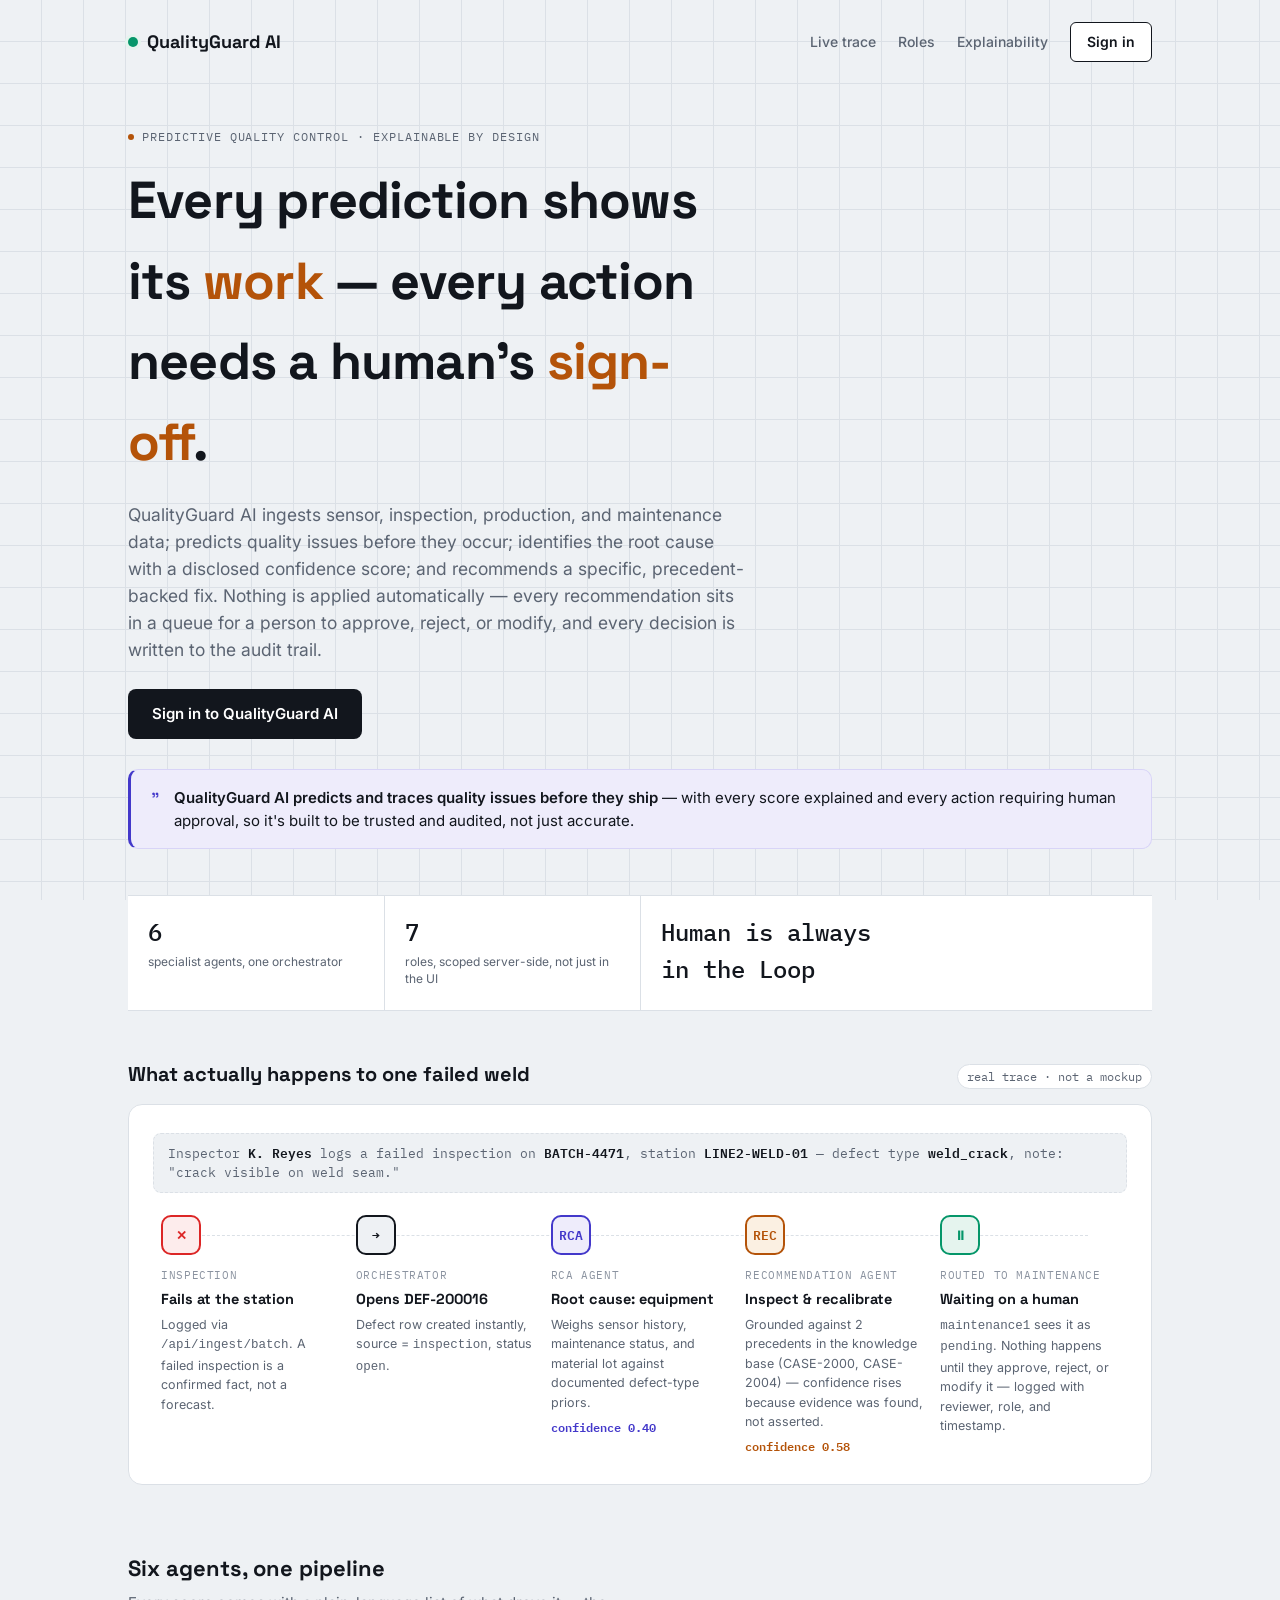
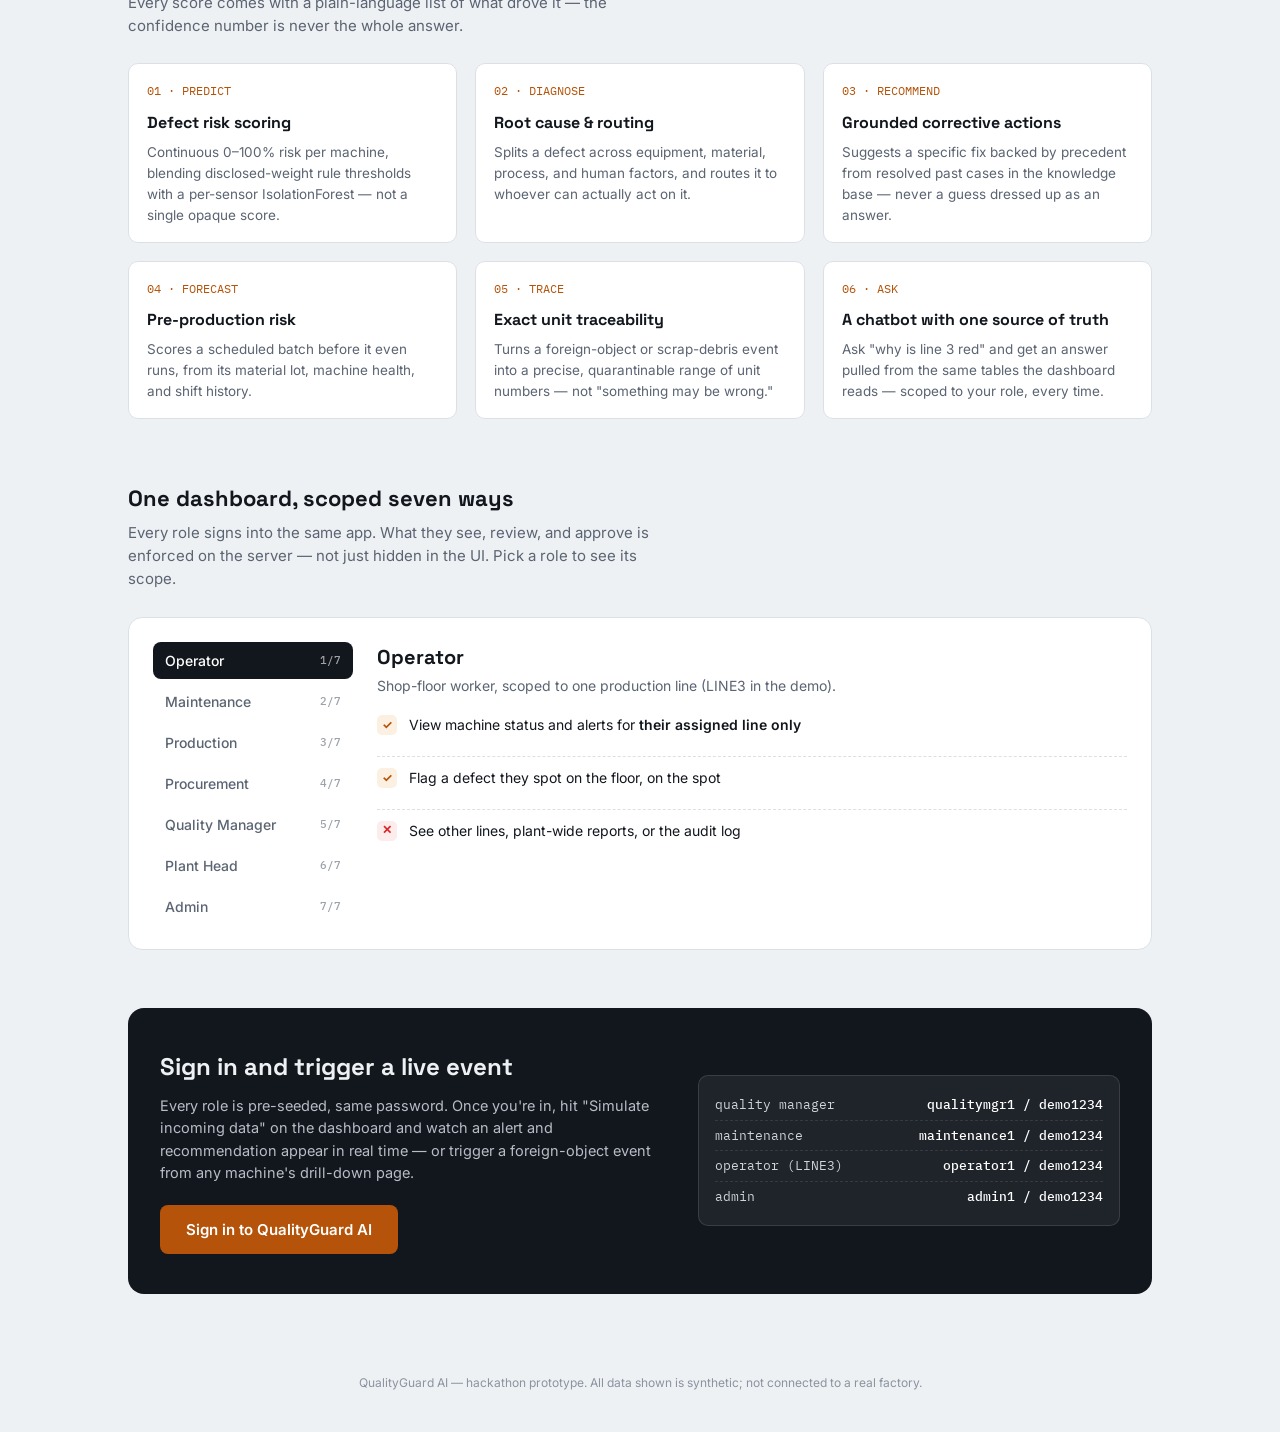
<file: frontend/landing.html>
<!DOCTYPE html>
<html lang="en">
<head>
<meta charset="UTF-8" />
<meta name="viewport" content="width=device-width, initial-scale=1.0" />
<title>QualityGuard AI — Explainable quality intelligence for the factory floor</title>
<meta name="description" content="Predicts defects before they occur, shows its reasoning, and routes every recommendation to a human for approve/reject/modify — with a full audit trail." />
<link rel="preconnect" href="https://fonts.googleapis.com">
<link href="https://fonts.googleapis.com/css2?family=Space+Grotesk:wght@500;600;700&family=Inter:wght@400;500;600&family=IBM+Plex+Mono:wght@400;500&display=swap" rel="stylesheet">
<style>
  :root {
    --ink: #12161d;
    --steel: #5b6472;
    --steel-light: #8b93a0;
    --paper: #eef1f4;
    --paper-raised: #ffffff;
    --line: #dbe0e6;
    --accent: #b45309;
    --accent-soft: #fbf0e2;
    --confid: #4338ca;
    --confid-soft: #eeecfb;
    --green: #059669;
    --green-soft: #e5f4ee;
    --red: #dc2626;
    --font-display: "Space Grotesk", sans-serif;
    --font-body: "Inter", sans-serif;
    --font-mono: "IBM Plex Mono", monospace;
  }
  * { box-sizing: border-box; }
  body {
    margin: 0; background: var(--paper); color: var(--ink);
    font-family: var(--font-body); line-height: 1.55; font-size: 16px;
    background-image:
      linear-gradient(var(--line) 1px, transparent 1px),
      linear-gradient(90deg, var(--line) 1px, transparent 1px);
    background-size: 42px 42px;
    background-position: -1px -1px;
    background-attachment: fixed;
  }
  a { color: var(--accent); }
  .wrap { max-width: 1080px; margin: 0 auto; padding: 0 28px; }
  :focus-visible { outline: 2px solid var(--accent); outline-offset: 3px; }

  header.top {
    display: flex; align-items: center; justify-content: space-between;
    padding: 22px 0;
  }
  .brand { display: flex; align-items: center; gap: 9px; font-family: var(--font-display); font-weight: 700; font-size: 18px; }
  .brand .dot { width: 10px; height: 10px; border-radius: 50%; background: var(--green); box-shadow: 0 0 0 3px var(--green-soft); }
  header.top nav.top-links { display: flex; align-items: center; gap: 22px; }
  header.top nav.top-links a.quiet { font-size: 14px; color: var(--steel); text-decoration: none; font-weight: 500; }
  header.top nav.top-links a.quiet:hover { color: var(--ink); }
  header.top a.cta-small {
    font-size: 14px; font-weight: 600; text-decoration: none;
    border: 1px solid var(--ink); padding: 8px 16px; border-radius: 6px; color: var(--ink); background: var(--paper-raised);
  }
  header.top a.cta-small:hover { background: var(--ink); color: var(--paper-raised); }

  /* ---------- Hero ---------- */
  .hero { padding: 44px 0 8px; }
  .eyebrow {
    font-family: var(--font-mono); font-size: 12px; text-transform: uppercase; letter-spacing: 0.08em;
    color: var(--steel); margin-bottom: 14px; display: flex; align-items: center; gap: 8px;
  }
  .eyebrow .pulse { width: 6px; height: 6px; border-radius: 50%; background: var(--accent); }
  h1 {
    font-family: var(--font-display); font-size: clamp(32px, 4.8vw, 52px); font-weight: 700;
    letter-spacing: -0.015em; margin: 0 0 18px; max-width: 17ch;
  }
  h1 em { font-style: normal; color: var(--accent); }
  .hero-sub { font-size: 17.5px; color: var(--steel); max-width: 56ch; margin-bottom: 26px; }
  .hero-actions { display: flex; align-items: center; gap: 18px; flex-wrap: wrap; margin-bottom: 8px; }
  .cta-primary {
    display: inline-block; background: var(--ink); color: var(--paper-raised); font-weight: 600;
    padding: 13px 24px; border-radius: 8px; text-decoration: none; font-size: 15px;
  }
  .cta-primary:hover { background: var(--accent); }
  .hero-actions .hint { font-size: 13px; color: var(--steel-light); font-family: var(--font-mono); }

  /* ---------- USP banner ---------- */
  .usp-banner {
    display: flex; align-items: flex-start; gap: 14px;
    background: var(--confid-soft); border: 1px solid #d8d4f7; border-left: 3px solid var(--confid);
    border-radius: 10px; padding: 16px 20px; margin: 30px 0 0;
  }
  .usp-banner .mark { font-family: var(--font-display); font-size: 20px; color: var(--confid); flex-shrink: 0; line-height: 1.4; }
  .usp-banner p { margin: 0; font-size: 15px; color: var(--ink); line-height: 1.55; }
  .usp-banner p b { font-weight: 600; }

  /* ---------- Stat strip ---------- */
  .stat-strip {
    display: grid; grid-template-columns: repeat(4, 1fr);
    border-top: 1px solid var(--line); border-bottom: 1px solid var(--line);
    margin: 38px 0 48px; background: var(--paper-raised);
  }
  .stat { padding: 18px 20px; border-left: 1px solid var(--line); }
  .stat:first-child { border-left: none; }
  .stat .num { font-family: var(--font-mono); font-size: 24px; font-weight: 500; color: var(--ink); }
  .stat .label { font-size: 12px; color: var(--steel); margin-top: 3px; line-height: 1.4; }
  @media (max-width: 760px) {
    .stat-strip { grid-template-columns: repeat(2, 1fr); }
    .stat:nth-child(2n+1) { border-left: none; }
    .stat:nth-child(n+3) { border-top: 1px solid var(--line); }
  }

  /* ---------- Signature: live trace panel ---------- */
  .trace-section { margin: 0 0 60px; }
  .trace-head { display: flex; align-items: baseline; justify-content: space-between; gap: 12px; margin-bottom: 14px; flex-wrap: wrap; }
  .trace-head h2 { font-family: var(--font-display); font-size: 20px; font-weight: 700; margin: 0; }
  .trace-head .src {
    font-family: var(--font-mono); font-size: 11.5px; color: var(--steel);
    background: var(--paper-raised); border: 1px solid var(--line); padding: 3px 9px; border-radius: 20px;
  }
  .trace-panel {
    background: var(--paper-raised); border: 1px solid var(--line); border-radius: 14px;
    padding: 28px 24px;
  }
  .trace-input {
    font-family: var(--font-mono); font-size: 12.5px; color: var(--steel);
    background: var(--paper); border: 1px dashed var(--line); border-radius: 8px;
    padding: 10px 14px; margin-bottom: 22px;
  }
  .trace-input b { color: var(--ink); font-weight: 600; }
  .trace-steps { display: grid; grid-template-columns: repeat(5, 1fr); gap: 0; position: relative; }
  .trace-steps::before {
    content: ""; position: absolute; top: 20px; left: 4%; right: 4%; height: 0;
    border-top: 1.5px dashed var(--line); z-index: 0;
  }
  .t-step { position: relative; z-index: 1; padding: 0 8px; text-align: left; }
  .t-step .dot {
    width: 40px; height: 40px; border-radius: 10px; background: var(--paper-raised);
    border: 2px solid var(--line); display: flex; align-items: center; justify-content: center;
    font-family: var(--font-mono); font-size: 13px; font-weight: 600; color: var(--steel);
    margin-bottom: 12px;
  }
  .t-step.pass .dot { border-color: var(--red); color: var(--red); background: #fdecec; }
  .t-step.open .dot { border-color: var(--ink); color: var(--ink); background: var(--paper); }
  .t-step.rca .dot { border-color: var(--confid); color: var(--confid); background: var(--confid-soft); }
  .t-step.rec .dot { border-color: var(--accent); color: var(--accent); background: var(--accent-soft); }
  .t-step.review .dot { border-color: var(--green); color: var(--green); background: var(--green-soft); }
  .t-step .k { font-family: var(--font-mono); font-size: 10.5px; text-transform: uppercase; letter-spacing: 0.06em; color: var(--steel-light); margin-bottom: 4px; }
  .t-step h4 { font-family: var(--font-display); font-size: 14.5px; margin: 0 0 5px; }
  .t-step p { font-size: 12.5px; color: var(--steel); margin: 0; }
  .t-step .conf { font-family: var(--font-mono); font-size: 12px; margin-top: 6px; font-weight: 600; }
  .t-step.rca .conf { color: var(--confid); }
  .t-step.rec .conf { color: var(--accent); }
  @media (max-width: 900px) {
    .trace-steps { grid-template-columns: 1fr; gap: 18px; }
    .trace-steps::before { display: none; }
    .t-step { padding-left: 16px; border-left: 2px dashed var(--line); padding-bottom: 4px; }
  }

  /* ---------- Feature overview ---------- */
  .features { padding: 6px 0 56px; }
  .section-head { font-family: var(--font-display); font-size: 22px; font-weight: 700; margin-bottom: 6px; }
  .section-sub { color: var(--steel); margin-bottom: 26px; font-size: 15px; max-width: 62ch; }
  .feature-grid { display: grid; grid-template-columns: repeat(3, 1fr); gap: 18px; }
  @media (max-width: 820px) { .feature-grid { grid-template-columns: repeat(2, 1fr); } }
  @media (max-width: 560px) { .feature-grid { grid-template-columns: 1fr; } }
  .feature { background: var(--paper-raised); border: 1px solid var(--line); border-radius: 10px; padding: 18px 18px 16px; }
  .feature .glyph { font-family: var(--font-mono); font-size: 12px; color: var(--accent); margin-bottom: 10px; }
  .feature h3 { font-family: var(--font-display); font-size: 16px; margin: 0 0 6px; }
  .feature p { font-size: 13.5px; color: var(--steel); margin: 0; }

  /* ---------- Explainable-by-design ---------- */
  .principles { padding: 6px 0 58px; }
  .principle-grid { display: grid; grid-template-columns: repeat(3, 1fr); gap: 18px; }
  @media (max-width: 820px) { .principle-grid { grid-template-columns: 1fr; } }
  .principle {
    border: 1px solid var(--line); border-radius: 10px; padding: 20px 20px 18px; background: var(--paper-raised);
    border-top: 3px solid var(--confid);
  }
  .principle:nth-child(2) { border-top-color: var(--accent); }
  .principle:nth-child(3) { border-top-color: var(--green); }
  .principle h3 { font-family: var(--font-display); font-size: 15.5px; margin: 0 0 8px; }
  .principle p { font-size: 13.5px; color: var(--steel); margin: 0; }
  .principle .kicker { font-family: var(--font-mono); font-size: 11px; color: var(--steel-light); text-transform: uppercase; letter-spacing: 0.06em; margin-bottom: 8px; }

  /* ---------- Role scope: interactive tabs ---------- */
  .role-scope { padding: 6px 0 58px; }
  .scope-panel {
    background: var(--paper-raised); border: 1px solid var(--line); border-radius: 14px;
    padding: 24px; display: grid; grid-template-columns: 200px 1fr; gap: 24px;
  }
  .role-tabs { display: flex; flex-direction: column; gap: 4px; }
  .role-tab {
    text-align: left; background: none; border: none; border-radius: 8px;
    padding: 10px 12px; font-family: var(--font-body); font-size: 14px; font-weight: 500;
    color: var(--steel); cursor: pointer; display: flex; align-items: center; justify-content: space-between;
  }
  .role-tab:hover { background: var(--paper); color: var(--ink); }
  .role-tab.active { background: var(--ink); color: var(--paper-raised); }
  .role-tab .n { font-family: var(--font-mono); font-size: 11px; opacity: 0.6; }
  .scope-detail { min-width: 0; }
  .scope-detail .role-name { font-family: var(--font-display); font-size: 20px; font-weight: 700; margin-bottom: 2px; }
  .scope-detail .role-desc { color: var(--steel); font-size: 14px; margin-bottom: 18px; }
  .scope-rows { display: flex; flex-direction: column; gap: 10px; }
  .scope-row { display: flex; gap: 12px; align-items: flex-start; padding: 10px 0; border-top: 1px dashed var(--line); }
  .scope-row:first-child { border-top: none; padding-top: 0; }
  .scope-row .mark {
    width: 20px; height: 20px; border-radius: 5px; flex-shrink: 0; margin-top: 1px;
    display: flex; align-items: center; justify-content: center; font-size: 12px; font-weight: 700;
  }
  .scope-row.can .mark { background: var(--accent-soft); color: var(--accent); }
  .scope-row.cannot .mark { background: #fdecec; color: var(--red); }
  .scope-row .txt { font-size: 14px; }
  .scope-row .txt b { font-weight: 600; }
  @media (max-width: 720px) {
    .scope-panel { grid-template-columns: 1fr; }
    .role-tabs { flex-direction: row; flex-wrap: wrap; }
    .role-tab { flex: 1 1 auto; }
  }

  /* ---------- CTA ---------- */
  .closing-cta {
    background: var(--ink); color: var(--paper); border-radius: 16px;
    padding: 40px 32px; margin-bottom: 60px;
    display: grid; grid-template-columns: 1.2fr 1fr; gap: 32px; align-items: center;
  }
  .closing-cta h2 { font-family: var(--font-display); font-size: 24px; margin: 0 0 10px; }
  .closing-cta p { color: #b7bdc6; margin: 0 0 20px; font-size: 14.5px; }
  .closing-cta a.cta-big {
    display: inline-block; background: var(--accent); color: #fff; font-weight: 600;
    padding: 13px 26px; border-radius: 8px; text-decoration: none; font-size: 15px;
  }
  .closing-cta a.cta-big:hover { background: #c9822e; }
  .creds { background: rgba(255,255,255,0.06); border: 1px solid rgba(255,255,255,0.12); border-radius: 10px; padding: 14px 16px; }
  .creds .row { display: flex; justify-content: space-between; font-family: var(--font-mono); font-size: 12.5px; padding: 5px 0; color: #cfd4db; }
  .creds .row b { color: #fff; font-weight: 500; }
  .creds .row + .row { border-top: 1px dashed rgba(255,255,255,0.1); }
  @media (max-width: 720px) { .closing-cta { grid-template-columns: 1fr; } }

  footer { text-align: center; padding: 20px 0 40px; color: var(--steel-light); font-size: 12px; }

  @media (prefers-reduced-motion: no-preference) {
    .hero, .stat-strip, .trace-panel, .feature, .principle, .scope-panel { animation: rise 0.5s ease both; }
    .stat-strip { animation-delay: 0.05s; }
    .trace-panel { animation-delay: 0.1s; }
    .feature:nth-child(1) { animation-delay: 0.05s; } .feature:nth-child(2) { animation-delay: 0.1s; }
    .feature:nth-child(3) { animation-delay: 0.15s; } .feature:nth-child(4) { animation-delay: 0.2s; }
    .feature:nth-child(5) { animation-delay: 0.25s; } .feature:nth-child(6) { animation-delay: 0.3s; }
    @keyframes rise { from { opacity: 0; transform: translateY(10px); } to { opacity: 1; transform: translateY(0); } }
  }
</style>
</head>
<body>
  <div class="wrap">
    <header class="top">
      <div class="brand"><span class="dot"></span> QualityGuard AI</div>
      <nav class="top-links">
        <a class="quiet" href="#trace">Live trace</a>
        <a class="quiet" href="#roles">Roles</a>
        <a class="quiet" href="#explainable">Explainability</a>
        <a class="cta-small" href="login.html">Sign in</a>
      </nav>
    </header>

    <section class="hero">
      <div class="eyebrow"><span class="pulse"></span> Predictive quality control · explainable by design</div>
      <h1>Every prediction shows its <em>work</em> — every action needs a human's <em>sign-off</em>.</h1>
      <p class="hero-sub">QualityGuard AI ingests sensor, inspection, production, and maintenance data; predicts quality issues before they occur; identifies the root cause with a disclosed confidence score; and recommends a specific, precedent-backed fix. Nothing is applied automatically — every recommendation sits in a queue for a person to approve, reject, or modify, and every decision is written to the audit trail.</p>
      <div class="hero-actions">
        <a class="cta-primary" href="login.html">Sign in to QualityGuard AI</a>
      </div>
      <div class="usp-banner">
        <span class="mark">"</span>
        <p><b>QualityGuard AI predicts and traces quality issues before they ship</b> — with every score explained and every action requiring human approval, so it's built to be trusted and audited, not just accurate.</p>
      </div>
    </section>

    <div class="stat-strip">
      <div class="stat"><div class="num">6</div><div class="label">specialist agents, one orchestrator</div></div>
      <div class="stat"><div class="num">7</div><div class="label">roles, scoped server-side, not just in the UI</div></div>
      <div class="stat"><div class="num">Human is always in the Loop</div><div class="label"></div></div>
    </div>

    <section class="trace-section" id="trace">
      <div class="trace-head">
        <h2>What actually happens to one failed weld</h2>
        <span class="src">real trace · not a mockup</span>
      </div>
      <div class="trace-panel">
        <div class="trace-input">
          Inspector <b>K. Reyes</b> logs a failed inspection on <b>BATCH-4471</b>, station <b>LINE2-WELD-01</b> — defect type <b>weld_crack</b>, note: "crack visible on weld seam."
        </div>
        <div class="trace-steps">
          <div class="t-step pass">
            <div class="dot">✕</div>
            <div class="k">Inspection</div>
            <h4>Fails at the station</h4>
            <p>Logged via <code>/api/ingest/batch</code>. A failed inspection is a confirmed fact, not a forecast.</p>
          </div>
          <div class="t-step open">
            <div class="dot">→</div>
            <div class="k">Orchestrator</div>
            <h4>Opens DEF-200016</h4>
            <p>Defect row created instantly, source = <code>inspection</code>, status <code>open</code>.</p>
          </div>
          <div class="t-step rca">
            <div class="dot">RCA</div>
            <div class="k">RCA Agent</div>
            <h4>Root cause: equipment</h4>
            <p>Weighs sensor history, maintenance status, and material lot against documented defect-type priors.</p>
            <div class="conf">confidence 0.40</div>
          </div>
          <div class="t-step rec">
            <div class="dot">REC</div>
            <div class="k">Recommendation Agent</div>
            <h4>Inspect &amp; recalibrate</h4>
            <p>Grounded against 2 precedents in the knowledge base (CASE-2000, CASE-2004) — confidence rises because evidence was found, not asserted.</p>
            <div class="conf">confidence 0.58</div>
          </div>
          <div class="t-step review">
            <div class="dot">⏸</div>
            <div class="k">Routed to Maintenance</div>
            <h4>Waiting on a human</h4>
            <p><code>maintenance1</code> sees it as <code>pending</code>. Nothing happens until they approve, reject, or modify it — logged with reviewer, role, and timestamp.</p>
          </div>
        </div>
      </div>
    </section>

    <section class="features" id="agents">
      <div class="section-head">Six agents, one pipeline</div>
      <div class="section-sub">Every score comes with a plain-language list of what drove it — the confidence number is never the whole answer.</div>
      <div class="feature-grid">
        <div class="feature">
          <div class="glyph">01 · PREDICT</div>
          <h3>Defect risk scoring</h3>
          <p>Continuous 0–100% risk per machine, blending disclosed-weight rule thresholds with a per-sensor IsolationForest — not a single opaque score.</p>
        </div>
        <div class="feature">
          <div class="glyph">02 · DIAGNOSE</div>
          <h3>Root cause &amp; routing</h3>
          <p>Splits a defect across equipment, material, process, and human factors, and routes it to whoever can actually act on it.</p>
        </div>
        <div class="feature">
          <div class="glyph">03 · RECOMMEND</div>
          <h3>Grounded corrective actions</h3>
          <p>Suggests a specific fix backed by precedent from resolved past cases in the knowledge base — never a guess dressed up as an answer.</p>
        </div>
        <div class="feature">
          <div class="glyph">04 · FORECAST</div>
          <h3>Pre-production risk</h3>
          <p>Scores a scheduled batch before it even runs, from its material lot, machine health, and shift history.</p>
        </div>
        <div class="feature">
          <div class="glyph">05 · TRACE</div>
          <h3>Exact unit traceability</h3>
          <p>Turns a foreign-object or scrap-debris event into a precise, quarantinable range of unit numbers — not "something may be wrong."</p>
        </div>
        <div class="feature">
          <div class="glyph">06 · ASK</div>
          <h3>A chatbot with one source of truth</h3>
          <p>Ask "why is line 3 red" and get an answer pulled from the same tables the dashboard reads — scoped to your role, every time.</p>
        </div>
      </div>
    </section>

    <!-- <section class="principles" id="explainable">
      <div class="section-head">Built to be audited, not just accurate</div>
      <div class="section-sub">The spec called for explainability over black-box complexity — three ways that's enforced in the code, not just claimed on this page.</div>
      <div class="principle-grid">
        <div class="principle">
          <div class="kicker">Rule-based + lightweight ML</div>
          <h3>No unexplainable deep model</h3>
          <p>Risk scores blend disclosed-weight thresholds with a per-sensor-type IsolationForest, so there's a statistical anomaly signal beyond fixed rules — and every score still lists its contributing factors in plain language.</p>
        </div>
        <div class="principle">
          <div class="kicker">Held-out validation</div>
          <h3>Tested against real outcomes</h3>
          <p>The Pre-Production Risk Agent is scored against the most recent 25% of already-completed work orders, re-predicted as if they hadn't run yet, and checked against what actually happened — not against the same data it learned from.</p>
        </div>
        <div class="principle">
          <div class="kicker">RBAC on every arrow</div>
          <h3>Same scope, every surface</h3>
          <p>The helper that filters a dashboard query also filters what the chatbot can retrieve and what a role is allowed to review — enforced server-side, so hitting the API directly can't bypass a role's scope.</p>
        </div>
      </div>
    </section> -->

    <section class="role-scope" id="roles">
      <div class="section-head">One dashboard, scoped seven ways</div>
      <div class="section-sub">Every role signs into the same app. What they see, review, and approve is enforced on the server — not just hidden in the UI. Pick a role to see its scope.</div>
      <div class="scope-panel">
        <div class="role-tabs" role="tablist" aria-label="Roles"></div>
        <div class="scope-detail">
          <div class="role-name"></div>
          <div class="role-desc"></div>
          <div class="scope-rows"></div>
        </div>
      </div>
    </section>

    <section class="closing-cta">
      <div>
        <h2>Sign in and trigger a live event</h2>
        <p>Every role is pre-seeded, same password. Once you're in, hit "Simulate incoming data" on the dashboard and watch an alert and recommendation appear in real time — or trigger a foreign-object event from any machine's drill-down page.</p>
        <a class="cta-big" href="login.html">Sign in to QualityGuard AI</a>
      </div>
      <div class="creds">
        <div class="row"><span>quality manager</span><b>qualitymgr1 / demo1234</b></div>
        <div class="row"><span>maintenance</span><b>maintenance1 / demo1234</b></div>
        <div class="row"><span>operator (LINE3)</span><b>operator1 / demo1234</b></div>
        <div class="row"><span>admin</span><b>admin1 / demo1234</b></div>
      </div>
    </section>

    <footer>QualityGuard AI — hackathon prototype. All data shown is synthetic; not connected to a real factory.</footer>
  </div>

  <script>
    const ROLES = [
      {
        key: "operator", label: "Operator", n: "1/7", name: "Operator",
        desc: "Shop-floor worker, scoped to one production line (LINE3 in the demo).",
        rows: [
          { can: true, text: "View machine status and alerts for <b>their assigned line only</b>" },
          { can: true, text: "Flag a defect they spot on the floor, on the spot" },
          { can: false, text: "See other lines, plant-wide reports, or the audit log" },
        ],
      },
      {
        key: "maintenance", label: "Maintenance", n: "2/7", name: "Maintenance",
        desc: "Owns anything the RCA Agent tags as equipment-related, plant-wide.",
        rows: [
          { can: true, text: "Review defects and RCAs tagged <b>equipment</b>-caused, across every line" },
          { can: true, text: "Approve, reject, or modify recommendations routed to Maintenance" },
          { can: false, text: "Review material- or process-caused issues" },
        ],
      },
      {
        key: "production", label: "Production", n: "3/7", name: "Production",
        desc: "Supervises the line — owns process and human-factor issues, plant-wide.",
        rows: [
          { can: true, text: "Review defects tagged <b>process</b> or <b>human</b>-caused, plant-wide" },
          { can: true, text: "View Operator Intelligence — shift and operator performance trends" },
          { can: false, text: "Review equipment- or material-caused issues" },
        ],
      },
      {
        key: "procurement", label: "Procurement", n: "4/7", name: "Procurement",
        desc: "Owns anything traced back to materials or suppliers, plant-wide.",
        rows: [
          { can: true, text: "Review defects and RCAs tagged <b>material</b>-caused, plant-wide" },
          { can: true, text: "Approve, reject, or modify recommendations routed to Procurement" },
          { can: false, text: "Review equipment- or process-caused issues" },
        ],
      },
      {
        key: "quality_manager", label: "Quality Manager", n: "5/7", name: "Quality Manager",
        desc: "Plant-wide oversight across every category and every line.",
        rows: [
          { can: true, text: "See and review <b>every</b> defect, category, and line" },
          { can: true, text: "Manage the knowledge base, finalize reports, view the audit log" },
          { can: false, text: "Manage user accounts — that's Admin-only" },
        ],
      },
      {
        key: "plant_head", label: "Plant Head", n: "6/7", name: "Plant Head",
        desc: "Executive view — same plant-wide reach as Quality Manager.",
        rows: [
          { can: true, text: "See and review <b>every</b> defect, category, and line" },
          { can: true, text: "Finalize reports and view the audit log" },
          { can: false, text: "Manage user accounts — that's Admin-only" },
        ],
      },
      {
        key: "admin", label: "Admin", n: "7/7", name: "Admin",
        desc: "System administration, plus the same plant-wide visibility.",
        rows: [
          { can: true, text: "Create, deactivate, and assign roles to user accounts — <b>only</b> Admin can" },
          { can: true, text: "Same plant-wide visibility as Quality Manager, plus the full audit log" },
          { can: false, text: "Nothing else is withheld — Admin is the top of the access ladder" },
        ],
      },
    ];

    const tabsEl = document.querySelector(".role-tabs");
    const nameEl = document.querySelector(".role-name");
    const descEl = document.querySelector(".role-desc");
    const rowsEl = document.querySelector(".scope-rows");

    function renderRole(key) {
      const role = ROLES.find(r => r.key === key);
      nameEl.textContent = role.name;
      descEl.textContent = role.desc;
      rowsEl.innerHTML = role.rows.map(r => `
        <div class="scope-row ${r.can ? "can" : "cannot"}">
          <div class="mark">${r.can ? "✓" : "✕"}</div>
          <div class="txt">${r.text}</div>
        </div>
      `).join("");
      tabsEl.querySelectorAll(".role-tab").forEach(btn => {
        btn.classList.toggle("active", btn.dataset.key === key);
        btn.setAttribute("aria-selected", btn.dataset.key === key ? "true" : "false");
      });
    }

    tabsEl.innerHTML = ROLES.map(r => `
      <button class="role-tab" type="button" role="tab" data-key="${r.key}">
        ${r.label} <span class="n">${r.n}</span>
      </button>
    `).join("");
    tabsEl.querySelectorAll(".role-tab").forEach(btn => {
      btn.addEventListener("click", () => renderRole(btn.dataset.key));
    });
    renderRole(ROLES[0].key);
  </script>
</body>
</html>
</file>
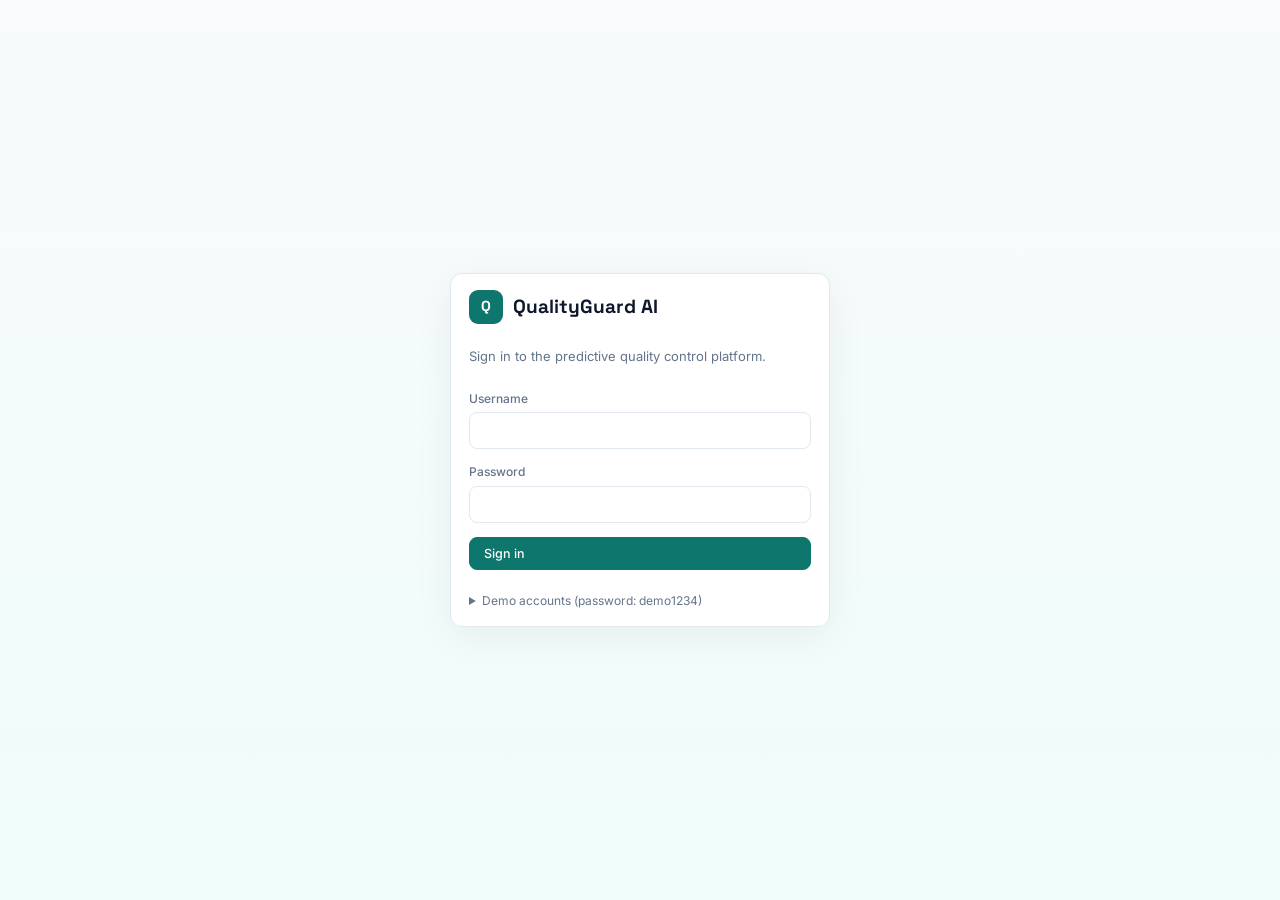
<file: frontend/login.html>
<!DOCTYPE html>
<html lang="en">
<head>
<meta charset="UTF-8" />
<meta name="viewport" content="width=device-width, initial-scale=1.0" />
<title>Sign in — QualityGuard AI</title>
<link rel="preconnect" href="https://fonts.googleapis.com">
<link href="https://fonts.googleapis.com/css2?family=Space+Grotesk:wght@500;600;700&family=Inter:wght@400;500;600;700&family=IBM+Plex+Mono:wght@400;500;600&display=swap" rel="stylesheet">
<link rel="stylesheet" href="css/style.css" />
<style>
  body { display: flex; align-items: center; justify-content: center; min-height: 100vh; background: linear-gradient(180deg, #f8fafc 0%, #f0fdfa 100%); }
  .login-card { width: 380px; max-width: 92vw; box-shadow: 0 10px 40px rgba(15,23,42,0.06); }
  .login-brand { display: flex; align-items: center; gap: 10px; margin-bottom: 22px; }
  .login-brand .mark { width: 34px; height: 34px; border-radius: 9px; background: var(--teal); color: #fff; display: flex; align-items: center; justify-content: center; font-family: var(--font-display); font-weight: 700; }
  .login-brand span.name { font-family: var(--font-display); font-size: 19px; font-weight: 700; }
  .login-sub { color: var(--muted); font-size: 13px; margin-bottom: 24px; }
  .demo-users { margin-top: 22px; }
  .demo-users summary { cursor: pointer; color: var(--muted); font-size: 12px; }
  .demo-users table { margin-top: 10px; }
  .demo-users td { font-size: 12px; padding: 6px 8px; }
  .demo-users button { background: none; border: none; color: var(--teal); cursor: pointer; font-size: 12px; padding: 0; font-weight: 600; }
</style>
</head>
<body>
  <div class="card login-card">
    <div class="login-brand"><div class="mark">Q</div><span class="name">QualityGuard AI</span></div>
    <div class="login-sub">Sign in to the predictive quality control platform.</div>

    <div id="error-slot"></div>

    <form id="login-form">
      <div class="field">
        <label for="username">Username</label>
        <input type="text" id="username" autocomplete="username" required />
      </div>
      <div class="field">
        <label for="password">Password</label>
        <input type="password" id="password" autocomplete="current-password" required />
      </div>
      <button type="submit" class="btn btn-primary" style="width:100%" id="submit-btn">Sign in</button>
    </form>

    <details class="demo-users">
      <summary>Demo accounts (password: demo1234)</summary>
      <table>
        <tbody>
          <tr><td>Operator (Line 3)</td><td class="mono">operator1</td><td><button data-user="operator1">Use</button></td></tr>
          <tr><td>Maintenance</td><td class="mono">maintenance1</td><td><button data-user="maintenance1">Use</button></td></tr>
          <tr><td>Production</td><td class="mono">production1</td><td><button data-user="production1">Use</button></td></tr>
          <tr><td>Quality Manager</td><td class="mono">qualitymgr1</td><td><button data-user="qualitymgr1">Use</button></td></tr>
          <tr><td>Plant Head</td><td class="mono">planthead1</td><td><button data-user="planthead1">Use</button></td></tr>
          <tr><td>Admin</td><td class="mono">admin1</td><td><button data-user="admin1">Use</button></td></tr>
          <tr><td>Procurement</td><td class="mono">procurement1</td><td><button data-user="procurement1">Use</button></td></tr>
        </tbody>
      </table>
    </details>
  </div>

  <script type="module">
    import { Api, Auth } from "./js/api.js";

    if (Auth.isLoggedIn()) window.location.href = "dashboard.html";

    const form = document.getElementById("login-form");
    const errorSlot = document.getElementById("error-slot");
    const submitBtn = document.getElementById("submit-btn");

    document.querySelectorAll(".demo-users button[data-user]").forEach((btn) => {
      btn.addEventListener("click", () => {
        document.getElementById("username").value = btn.dataset.user;
        document.getElementById("password").value = "demo1234";
      });
    });

    form.addEventListener("submit", async (e) => {
      e.preventDefault();
      errorSlot.innerHTML = "";
      submitBtn.disabled = true;
      submitBtn.textContent = "Signing in…";
      const username = document.getElementById("username").value.trim();
      const password = document.getElementById("password").value;
      try {
        const result = await Api.login(username, password);
        Auth.setSession(result.access_token, result.user);
        window.location.href = "dashboard.html";
      } catch (err) {
        errorSlot.innerHTML = `<div class="error-banner">${err.detail || "Sign in failed. Check your username and password."}</div>`;
        submitBtn.disabled = false;
        submitBtn.textContent = "Sign in";
      }
    });
  </script>
</body>
</html>
</file>
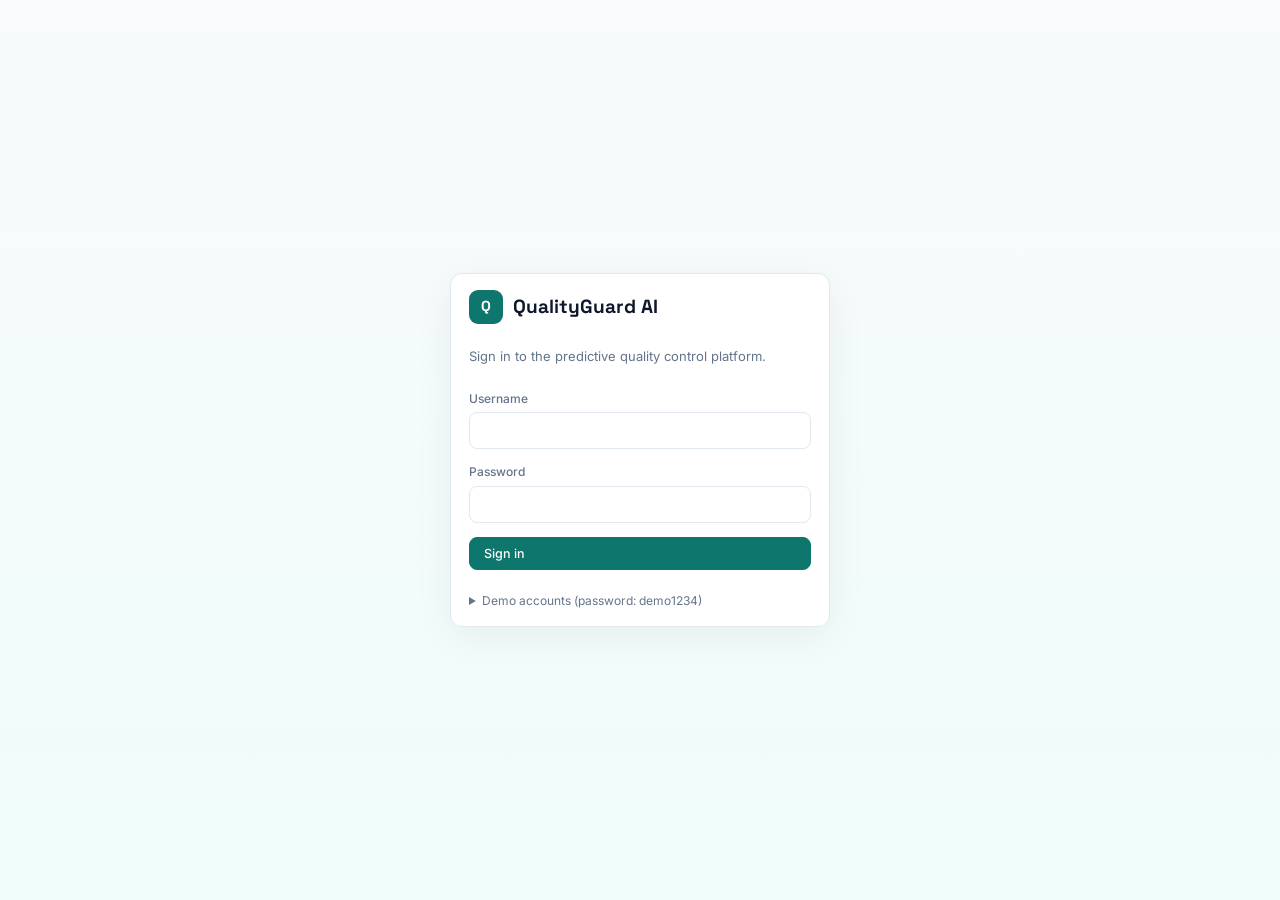
<file: frontend/machine.html>
<!DOCTYPE html>
<html lang="en">
<head>
<meta charset="UTF-8" />
<meta name="viewport" content="width=device-width, initial-scale=1.0" />
<title>Machine — QualityGuard AI</title>
<link rel="preconnect" href="https://fonts.googleapis.com">
<link href="https://fonts.googleapis.com/css2?family=Space+Grotesk:wght@500;600;700&family=Inter:wght@400;500;600;700&family=IBM+Plex+Mono:wght@400;500;600&display=swap" rel="stylesheet">
<link rel="stylesheet" href="css/style.css" />
<script src="js/vendor/chart.umd.js"></script>
<style>
  .sensor-chart-wrap { margin-bottom: 22px; }
  .sensor-chart-wrap h4 { font-size: 12px; text-transform: uppercase; letter-spacing: 0.04em; color: var(--steel-light); margin-bottom: 8px; }
  canvas { max-height: 160px; }
</style>
</head>
<body>
  <div id="app-header"></div>
  <main class="page-wrap">
      <div class="page-header">
        <div>
          <a href="dashboard.html" class="back-btn">← Back to Dashboard</a>
          <h1 id="machine-title" class="mono">Loading…</h1>
        </div>
        <span class="chip" id="risk-chip"><span class="led"></span>—</span>
      </div>

      <div id="error-slot"></div>

      <div class="two-col">
        <div>
          <section class="card">
            <h3>Sensor Trends (last 6h)</h3>
            <div id="charts-mount"><div class="loading-row">Loading sensor history…</div></div>
          </section>

          <section class="card" id="events-card" style="display:none">
            <h3>Event-to-Unit Traceability</h3>
            <div id="events-list"></div>
          </section>
        </div>

        <div>
          <section class="card">
            <h3>Live Risk Assessment</h3>
            <div id="risk-explain"><div class="loading-row">Loading…</div></div>
          </section>

          <section class="card">
            <h3>Maintenance History</h3>
            <div id="maint-history"><div class="loading-row">Loading…</div></div>
          </section>

          <section class="card">
            <h3>Simulate an Event</h3>
            <p class="sub" style="color:var(--muted); margin-bottom:10px;">Trigger a simulated foreign-object/scrap-debris detection on this machine to see the quarantine range compute live.</p>
            <div class="field">
              <label>Event type</label>
              <select id="event-type">
                <option value="foreign_object_detected">Foreign object detected</option>
                <option value="scrap_debris">Scrap / debris</option>
              </select>
            </div>
            <div class="field">
              <label>Duration (seconds)</label>
              <input type="number" id="event-duration" value="30" min="1" max="600" />
            </div>
            <button class="btn btn-primary" id="trigger-event-btn" style="width:100%">Trigger event</button>
          </section>
        </div>
      </div>
  </main>

  <script type="module">
    import { Api, Auth, toast, fmtTime } from "./js/api.js";
    import { renderNav } from "./js/nav.js";
    import { mountChatWidget } from "./js/chat-widget.js";
    import { riskGaugeSVG } from "./js/gauge.js";

    renderNav("dashboard");
    mountChatWidget();

    const params = new URLSearchParams(window.location.search);
    const machineId = params.get("id");
    const charts = {};

    if (!machineId) {
      document.getElementById("machine-title").textContent = "No machine specified";
    }

    function showError(msg) {
      document.getElementById("error-slot").innerHTML = `<div class="error-banner">${msg}</div>`;
    }

    async function loadRisk() {
      try {
        const risk = await Api.machineRisk(machineId);
        document.getElementById("machine-title").textContent = machineId;
        const chip = document.getElementById("risk-chip");
        chip.className = `badge badge-${risk.risk_level}`;
        chip.innerHTML = `<span class="dot"></span>${risk.risk_score.toFixed(1)}% (${risk.risk_level})`;

        document.getElementById("risk-explain").innerHTML = `
          <div style="display:flex; align-items:center; gap:18px; flex-wrap:wrap;">
            <div class="gauge-wrap">${riskGaugeSVG(risk.risk_score, 132)}</div>
            <div style="flex:1; min-width:160px;">
              <div class="confidence-bar"><span style="width:${risk.confidence * 100}%"></span></div>
              <div style="font-size:12px; color:var(--muted); margin:6px 0 0;">confidence ${(risk.confidence * 100).toFixed(0)}% · computed ${fmtTime(risk.computed_at)}</div>
            </div>
          </div>
          <div class="explain" style="margin-top:12px;">
            <strong style="font-size:12px;">Based on:</strong> ${risk.based_on}
            <ul class="factors">${risk.contributing_factors.map((f) => `<li>${f}</li>`).join("")}</ul>
          </div>
        `;
      } catch (err) {
        showError(`Couldn't load risk score: ${err.detail || err.message}`);
      }
    }

    function buildChart(canvasId, label, points, color) {
      const ctx = document.getElementById(canvasId).getContext("2d");
      const labels = points.map((p) => new Date(p.timestamp).toLocaleTimeString([], { hour: "2-digit", minute: "2-digit" }));
      const data = points.map((p) => p.value);
      const pointColors = points.map((p) => (p.is_anomalous ? "#e0555a" : color));
      return new Chart(ctx, {
        type: "line",
        data: {
          labels,
          datasets: [{
            label, data, borderColor: color, backgroundColor: color + "22",
            pointBackgroundColor: pointColors, pointRadius: points.length > 60 ? 0 : 2.5,
            tension: 0.25, spanGaps: true,
          }],
        },
        options: {
          responsive: true,
          plugins: { legend: { display: false } },
          scales: {
            x: { ticks: { color: "#7d8a9a", maxTicksLimit: 8 }, grid: { color: "#2c3543" } },
            y: { ticks: { color: "#7d8a9a" }, grid: { color: "#2c3543" } },
          },
        },
      });
    }

    async function loadReadings() {
      try {
        const data = await Api.machineReadings(machineId, 6);
        const mount = document.getElementById("charts-mount");
        const sensorColors = { temperature: "#e8a33d", pressure: "#3f7fff", vibration: "#e0555a", humidity: "#3fa672" };
        const entries = Object.entries(data.readings).filter(([, pts]) => pts.length > 0);
        if (!entries.length) {
          mount.innerHTML = `<div class="empty-state">No sensor data in the last 6 hours for this machine.</div>`;
          return;
        }
        mount.innerHTML = entries.map(([sensorType]) => `
          <div class="sensor-chart-wrap">
            <h4>${sensorType}</h4>
            <canvas id="chart-${sensorType}"></canvas>
          </div>
        `).join("");
        if (typeof Chart === "undefined") {
          // The chart library failed to load (e.g. served from behind a
          // path the browser couldn't reach). Fall back to a plain table
          // per sensor instead of leaving a blank/broken chart area.
          mount.innerHTML = entries.map(([sensorType, points]) => `
            <div class="sensor-chart-wrap">
              <h4>${sensorType} <span style="text-transform:none; color:var(--steel); font-weight:400;">(chart library unavailable — showing raw values)</span></h4>
              <table><tbody>
                ${points.slice(-12).map((p) => `<tr><td class="mono" style="font-size:11px;">${new Date(p.timestamp).toLocaleTimeString()}</td><td class="mono">${p.value ?? "—"}</td>${p.is_anomalous ? '<td><span class="chip chip-high">anomalous</span></td>' : "<td></td>"}</tr>`).join("")}
              </tbody></table>
            </div>
          `).join("");
        } else {
          entries.forEach(([sensorType, points]) => {
            buildChart(`chart-${sensorType}`, sensorType, points, sensorColors[sensorType] || "#3f7fff");
          });
        }

        document.getElementById("maint-history").innerHTML = data.maintenance_history.length
          ? `<table><tbody>${data.maintenance_history.map((m) => `
              <tr><td>${fmtTime(m.timestamp)}</td><td>${m.maintenance_type}</td><td>${m.performed_by}</td></tr>
            `).join("")}</tbody></table>`
          : `<div class="empty-state">No maintenance history on file.</div>`;
      } catch (err) {
        showError(`Couldn't load sensor readings: ${err.detail || err.message}`);
      }
    }

    async function loadEvents() {
      try {
        const events = (await Api.listEvents()).filter((e) => e.machine_id === machineId);
        if (!events.length) return;
        document.getElementById("events-card").style.display = "block";
        document.getElementById("events-list").innerHTML = events.map((e) => `
          <div style="padding:10px 0; border-bottom:1px solid var(--line);">
            <div style="display:flex; justify-content:space-between;">
              <strong style="font-size:13px;">${e.event_type.replace(/_/g, " ")}</strong>
              <span class="chip chip-${e.status === "quarantined" ? "high" : e.status === "released" ? "low" : "info"}">${e.status}</span>
            </div>
            <div class="mono" style="font-size:13px; margin:6px 0; color:var(--amber);">units #${e.affected_unit_start}–#${e.affected_unit_end} (${e.affected_unit_count} units)</div>
            <div style="font-size:12px; color:var(--steel-light);">${e.recommended_action}</div>
            <div style="font-size:11px; color:var(--steel); margin-top:4px;">${fmtTime(e.start_time)} · recurrence #${e.recurrence_count}</div>
          </div>
        `).join("");
      } catch (err) { /* non-fatal */ }
    }

    document.getElementById("trigger-event-btn").addEventListener("click", async (e) => {
      e.target.disabled = true;
      try {
        const result = await Api.triggerEvent({
          machine_id: machineId,
          event_type: document.getElementById("event-type").value,
          duration_seconds: Number(document.getElementById("event-duration").value),
        });
        toast(`Event ${result.event_id}: quarantine units #${result.affected_unit_start}–#${result.affected_unit_end}.`);
        await loadEvents();
      } catch (err) {
        toast(err.detail || "Could not trigger event.", "error");
      } finally {
        e.target.disabled = false;
      }
    });

    if (machineId) {
      loadRisk();
      loadReadings();
      loadEvents();
    }
  </script>
</body>
</html>
</file>
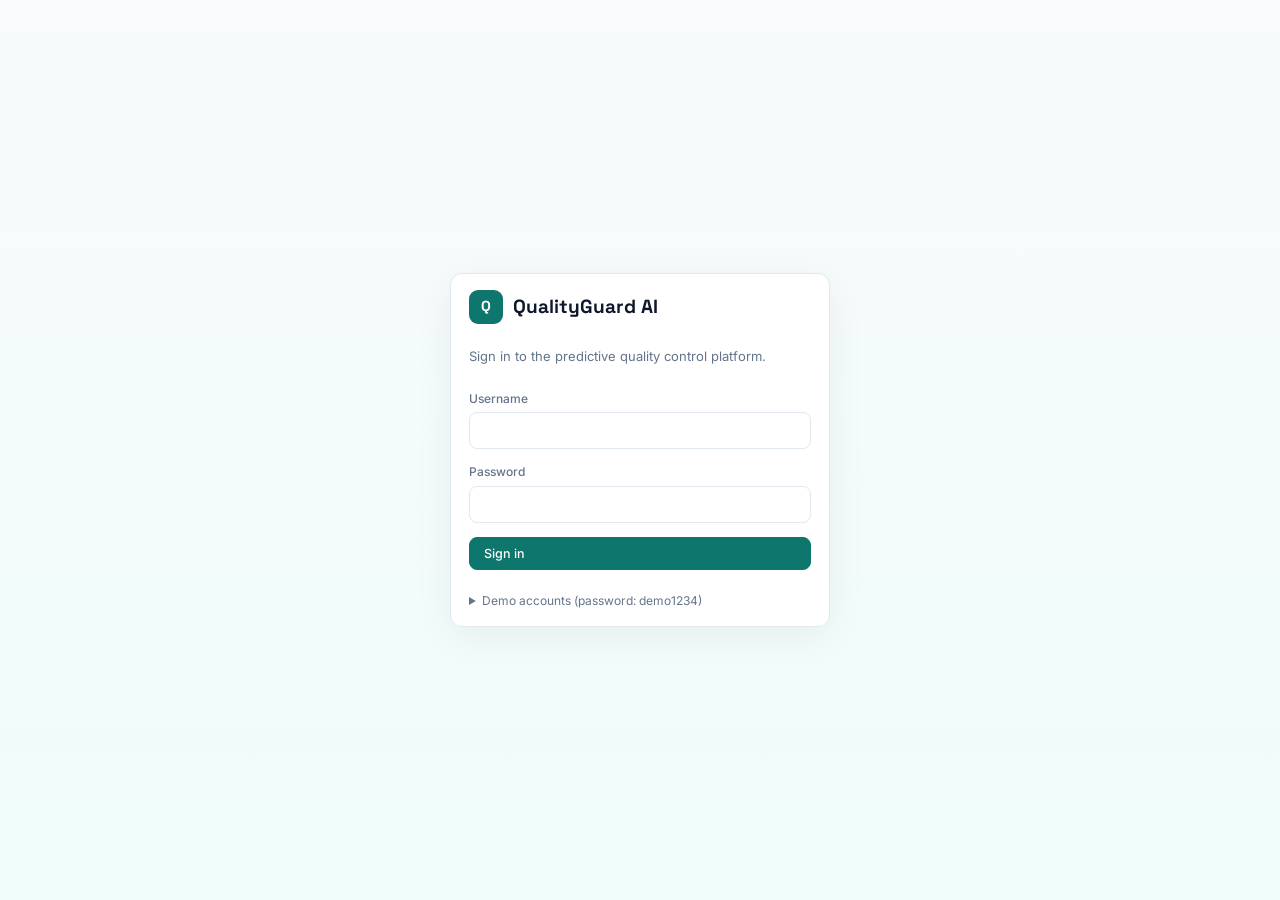
<file: frontend/reports.html>
<!DOCTYPE html>
<html lang="en">
<head>
<meta charset="UTF-8" />
<meta name="viewport" content="width=device-width, initial-scale=1.0" />
<title>Reports — QualityGuard AI</title>
<link rel="preconnect" href="https://fonts.googleapis.com">
<link href="https://fonts.googleapis.com/css2?family=Space+Grotesk:wght@500;600;700&family=Inter:wght@400;500;600;700&family=IBM+Plex+Mono:wght@400;500;600&display=swap" rel="stylesheet">
<link rel="stylesheet" href="css/style.css" />
<script src="js/vendor/chart.umd.js"></script>
</head>
<body>
  <div id="app-header"></div>
  <main class="page-wrap">
      <div class="page-header">
        <div>
          <h1>Reports</h1>
          <div class="sub">Auto-generated shift/daily quality summaries — reviewable and editable before being marked final.</div>
        </div>
      </div>

      <div class="tabs" id="tabs">
        <button data-tab="reports" class="active">Reports</button>
        <button data-tab="kb" id="kb-tab-btn" style="display:none">Knowledge Base</button>
        <button data-tab="operators" id="operators-tab-btn" style="display:none">Operator Intelligence</button>
        <button data-tab="learning" id="learning-tab-btn" style="display:none">AI Performance</button>
      </div>

      <div id="error-slot"></div>

      <div id="reports-tab">
        <section class="card">
          <h3>Generate a new report</h3>
          <p class="sub" style="color:var(--steel); margin-bottom:10px;">Defaults to the last 7 days so it reliably catches your seeded demo data — narrow the window to see a true shift/daily slice.</p>
          <form id="gen-form" class="grid grid-2">
            <div class="field">
              <label>Type</label>
              <select id="gen-type"><option value="shift">Shift</option><option value="daily">Daily</option></select>
            </div>
            <div></div>
            <div class="field">
              <label>Period start</label>
              <input type="datetime-local" id="gen-start" required />
            </div>
            <div class="field">
              <label>Period end</label>
              <input type="datetime-local" id="gen-end" required />
            </div>
          </form>
          <button class="btn btn-primary" id="gen-btn">Generate report</button>
        </section>

        <section class="card">
          <h3>Existing reports</h3>
          <div id="report-list"><div class="loading-row">Loading…</div></div>
        </section>

        <section class="card" id="report-detail-card" style="display:none">
          <h3 id="report-detail-title">Report detail</h3>
          <div id="report-detail"></div>
        </section>
      </div>

      <div id="kb-tab" style="display:none">
        <section class="card">
          <h3>Add a case</h3>
          <form id="kb-form" class="grid grid-2">
            <div class="field"><label>Defect type</label><input type="text" id="kb-defect-type" placeholder="e.g. weld_crack" required /></div>
            <div class="field"><label>Category</label>
              <select id="kb-category">
                <option value="equipment">Equipment</option><option value="material">Material</option>
                <option value="process">Process</option><option value="human">Human</option>
              </select>
            </div>
            <div class="field" style="grid-column:1/-1;"><label>Description</label><textarea id="kb-description" rows="2" required></textarea></div>
            <div class="field" style="grid-column:1/-1;"><label>Root cause</label><textarea id="kb-root-cause" rows="2" required></textarea></div>
            <div class="field" style="grid-column:1/-1;"><label>Action taken</label><textarea id="kb-action" rows="2" required></textarea></div>
            <div class="field" style="grid-column:1/-1;"><label>Outcome</label><input type="text" id="kb-outcome" required /></div>
          </form>
          <button class="btn btn-primary" id="kb-submit-btn">Add case</button>
        </section>
        <section class="card">
          <h3>Case library</h3>
          <div id="kb-list"><div class="loading-row">Loading…</div></div>
        </section>
      </div>

      <div id="operators-tab" style="display:none">
        <section class="card">
          <h3>👥 Operator Quality Intelligence</h3>
          <p class="sub" style="color:var(--muted); margin-bottom:10px;">Defect rate by operator and shift, computed from real inspection outcomes tied to production logs.</p>
          <div id="op-insights"></div>
        </section>
        <div class="two-col">
          <section class="card">
            <h3>Shift Performance</h3>
            <div id="shift-list"><div class="loading-row">Loading…</div></div>
          </section>
          <section class="card">
            <h3>Operator Defect Rates</h3>
            <div id="operator-list"><div class="loading-row">Loading…</div></div>
          </section>
        </div>
      </div>

      <div id="learning-tab" style="display:none">
        <section class="card">
          <h3>📈 Continuous Learning — Recommendation Accuracy Over Time</h3>
          <p class="sub" style="color:var(--muted); margin-bottom:10px;" id="learning-note">Loading…</p>
          <canvas id="learning-chart" height="90"></canvas>
        </section>
        <section class="card">
          <div id="learning-table"><div class="loading-row">Loading…</div></div>
        </section>
      </div>
  </main>

  <script type="module">
    import { Api, Auth, toast, fmtTime, downloadFile } from "./js/api.js";
    import { renderNav } from "./js/nav.js";
    import { mountChatWidget } from "./js/chat-widget.js";

    renderNav("reports");
    mountChatWidget();
    const user = Auth.getUser();
    const canFinalize = ["quality_manager", "plant_head", "admin"].includes(user.role);
    const canEditKb = ["quality_manager", "admin"].includes(user.role);
    const canViewOperators = ["production", "quality_manager", "plant_head", "admin"].includes(user.role);
    const canViewLearning = ["quality_manager", "plant_head", "admin"].includes(user.role);
    if (canEditKb) document.getElementById("kb-tab-btn").style.display = "inline-block";
    if (canViewOperators) document.getElementById("operators-tab-btn").style.display = "inline-block";
    if (canViewLearning) document.getElementById("learning-tab-btn").style.display = "inline-block";

    const TAB_IDS = ["reports", "kb", "operators", "learning"];
    document.querySelectorAll("#tabs button").forEach((btn) => {
      btn.addEventListener("click", () => {
        document.querySelectorAll("#tabs button").forEach((b) => b.classList.remove("active"));
        btn.classList.add("active");
        TAB_IDS.forEach((id) => {
          const el = document.getElementById(`${id}-tab`);
          if (el) el.style.display = btn.dataset.tab === id ? "block" : "none";
        });
        if (btn.dataset.tab === "kb") loadKb();
        if (btn.dataset.tab === "operators") loadOperatorIntelligence();
        if (btn.dataset.tab === "learning") loadLearningTrend();
      });
    });

    // Default period: last 7 days, pre-filled for convenience. Widened
    // from 24h because seeded demo data's timestamps end at whenever the
    // seed script last ran, not "right now" - a literal last-24h window
    // is frequently empty and looks like a broken report when it's
    // actually just an accurate report of a genuinely quiet last day.
    const now = new Date();
    const weekAgo = new Date(now.getTime() - 7 * 24 * 3600 * 1000);
    document.getElementById("gen-end").value = toLocalInput(now);
    document.getElementById("gen-start").value = toLocalInput(weekAgo);
    function toLocalInput(d) {
      const pad = (n) => String(n).padStart(2, "0");
      return `${d.getFullYear()}-${pad(d.getMonth() + 1)}-${pad(d.getDate())}T${pad(d.getHours())}:${pad(d.getMinutes())}`;
    }

    document.getElementById("gen-btn").addEventListener("click", async () => {
      const btn = document.getElementById("gen-btn");
      btn.disabled = true;
      try {
        const report = await Api.generateReport({
          report_type: document.getElementById("gen-type").value,
          period_start: new Date(document.getElementById("gen-start").value).toISOString(),
          period_end: new Date(document.getElementById("gen-end").value).toISOString(),
        });
        toast(`Report ${report.report_id} generated.`);
        await loadReports();
        showReportDetail(report.report_id);
      } catch (err) {
        toast(err.detail || "Could not generate report.", "error");
      } finally {
        btn.disabled = false;
      }
    });

    async function loadReports() {
      const list = document.getElementById("report-list");
      try {
        const reports = await Api.listReports();
        if (!reports.length) {
          list.innerHTML = `<div class="empty-state">No reports yet — generate one above.</div>`;
          return;
        }
        list.innerHTML = `<table><thead><tr><th>Report</th><th>Type</th><th>Period</th><th>Status</th><th></th></tr></thead><tbody>
          ${reports.map((r) => `
            <tr>
              <td class="mono">${r.report_id}</td>
              <td>${r.report_type}</td>
              <td>${fmtTime(r.period_start)} – ${fmtTime(r.period_end)}</td>
              <td><span class="chip chip-${r.status === "final" ? "approved" : "pending"}">${r.status}</span></td>
              <td><button class="btn btn-sm" data-view="${r.report_id}">View</button></td>
            </tr>
          `).join("")}
        </tbody></table>`;
        list.querySelectorAll("[data-view]").forEach((btn) => {
          btn.addEventListener("click", () => showReportDetail(btn.dataset.view));
        });
      } catch (err) {
        list.innerHTML = `<div class="empty-state">Couldn't load reports.</div>`;
      }
    }

    async function showReportDetail(reportId) {
      const card = document.getElementById("report-detail-card");
      const body = document.getElementById("report-detail");
      card.style.display = "block";
      document.getElementById("report-detail-title").textContent = `Report ${reportId}`;
      try {
        const r = await Api.getReport(reportId);
        const c = r.content;
        const rs = c.recommendations_summary || {};
        const bq = c.batch_quality_summary || {};
        const pp = c.preprod_summary || {};
        const snapshot = c.machine_snapshot || [];
        body.innerHTML = `
          <div style="display:flex; gap:16px; flex-wrap:wrap; margin-bottom:14px;">
            <div><div class="readout mono" style="font-size:24px;">${c.defects_found}</div><div class="sub" style="color:var(--steel);">defects found</div></div>
            <div><div class="readout mono" style="font-size:24px;">${c.alerts_raised}</div><div class="sub" style="color:var(--steel);">alerts raised</div></div>
            <div><div class="readout mono" style="font-size:24px; color:${c.defect_trend_vs_previous_period_pct > 0 ? "var(--red)" : "var(--green)"}">${c.defect_trend_vs_previous_period_pct ?? "—"}%</div><div class="sub" style="color:var(--steel);">vs. previous period</div></div>
            <div><div class="readout mono" style="font-size:24px;">${rs.approval_rate_pct ?? "—"}${rs.approval_rate_pct != null ? "%" : ""}</div><div class="sub" style="color:var(--steel);">recommendation approval rate</div></div>
          </div>

          <h4 style="font-size:12px; text-transform:uppercase; color:var(--steel-light);">Alerts by severity</h4>
          <table><tbody>
            <tr><td>Critical</td><td class="mono">${c.alerts_by_severity?.critical ?? 0}</td></tr>
            <tr><td>Warning</td><td class="mono">${c.alerts_by_severity?.warning ?? 0}</td></tr>
            <tr><td>Info</td><td class="mono">${c.alerts_by_severity?.info ?? 0}</td></tr>
          </tbody></table>

          <h4 style="font-size:12px; text-transform:uppercase; color:var(--steel-light); margin-top:14px;">Categorization breakdown</h4>
          <table><tbody>${Object.entries(c.categorization_breakdown).map(([k, v]) => `<tr><td>${k}</td><td class="mono">${v}</td></tr>`).join("") || "<tr><td>No categorized defects.</td></tr>"}</tbody></table>

          <h4 style="font-size:12px; text-transform:uppercase; color:var(--steel-light); margin-top:14px;">Top defect types</h4>
          <table><tbody>${c.top_root_causes.map((t) => `<tr><td>${t.defect_type}</td><td class="mono">${t.count}</td></tr>`).join("") || "<tr><td>None.</td></tr>"}</tbody></table>

          <h4 style="font-size:12px; text-transform:uppercase; color:var(--steel-light); margin-top:14px;">Recommendations this period</h4>
          <table><tbody>
            <tr><td>Approved</td><td class="mono">${rs.approved ?? 0}</td></tr>
            <tr><td>Modified</td><td class="mono">${rs.modified ?? 0}</td></tr>
            <tr><td>Rejected</td><td class="mono">${rs.rejected ?? 0}</td></tr>
            <tr><td>Still pending</td><td class="mono">${rs.pending ?? 0}</td></tr>
          </tbody></table>

          <h4 style="font-size:12px; text-transform:uppercase; color:var(--steel-light); margin-top:14px;">Actions taken (approved / modified)</h4>
          <table><tbody>${c.actions_taken.map((a) => `<tr><td>${a.action}</td><td><span class="chip chip-${a.status}">${a.status}</span></td></tr>`).join("") || "<tr><td>None yet.</td></tr>"}</tbody></table>

          <h4 style="font-size:12px; text-transform:uppercase; color:var(--steel-light); margin-top:14px;">Batch quality</h4>
          ${bq.scored_count ? `
            <div class="sub" style="color:var(--steel); margin-bottom:8px;">${bq.scored_count} batch(es) scored, averaging ${bq.avg_quality_score}/100 — ${bq.high_risk_count} flagged high risk.</div>
            <table><thead><tr><th>Work Order</th><th>Batch</th><th>Score</th><th>Risk</th></tr></thead><tbody>
              ${bq.worst_batches.map((b) => `<tr><td class="mono">${b.work_order_id}</td><td class="mono">${b.batch_id}</td><td class="mono">${b.quality_score}/100</td><td><span class="chip chip-${b.risk_level}">${b.risk_level}</span></td></tr>`).join("")}
            </tbody></table>
          ` : `<div class="empty-state">No batches scored in this period.</div>`}

          <h4 style="font-size:12px; text-transform:uppercase; color:var(--steel-light); margin-top:14px;">Pre-production risk</h4>
          ${pp.scanned_count ? `
            <table><tbody>
              <tr><td>Scheduled batches scanned</td><td class="mono">${pp.scanned_count}</td></tr>
              <tr><td>Average risk score</td><td class="mono">${pp.avg_risk_score}%</td></tr>
              <tr><td>Flagged high risk</td><td class="mono">${pp.high_risk_count}</td></tr>
              <tr><td>Still awaiting review</td><td class="mono">${pp.pending_review_count}</td></tr>
            </tbody></table>
          ` : `<div class="empty-state">No pre-production scans in this period.</div>`}

          <h4 style="font-size:12px; text-transform:uppercase; color:var(--steel-light); margin-top:14px;">Machine risk snapshot (right now)</h4>
          ${snapshot.length ? `
            <table><thead><tr><th>Machine</th><th>Risk</th><th>Level</th></tr></thead><tbody>
              ${snapshot.map((m) => `<tr><td class="mono">${m.machine_id}</td><td class="mono">${m.risk_score}%</td><td><span class="chip chip-${m.risk_level}">${m.risk_level}</span></td></tr>`).join("")}
            </tbody></table>
          ` : `<div class="empty-state">No machine data available.</div>`}

          <div style="display:flex; gap:8px; margin-top:16px; flex-wrap:wrap;">
            <button class="btn btn-sm" id="dl-html-btn">Download HTML</button>
            <button class="btn btn-sm" id="dl-csv-btn">Download CSV</button>
            ${r.status === "draft" && canFinalize ? `<button class="btn btn-sm btn-approve" id="finalize-btn">Mark final</button>` : ""}
            ${r.status === "final" ? `<span class="chip chip-approved">Finalized by ${r.finalized_by}</span>` : ""}
          </div>
        `;
        document.getElementById("finalize-btn")?.addEventListener("click", async () => {
          try {
            await Api.updateReport(reportId, { finalize: true });
            toast("Report finalized.");
            showReportDetail(reportId);
            loadReports();
          } catch (err) { toast(err.detail || "Could not finalize.", "error"); }
        });
        document.getElementById("dl-html-btn").addEventListener("click", async (e) => {
          const btn = e.currentTarget;
          btn.disabled = true;
          try {
            await downloadFile(`/api/reports/${encodeURIComponent(reportId)}/export?format=html`, `${reportId}.html`);
          } catch (err) {
            toast(err.detail || "Could not download the report.", "error");
          } finally {
            btn.disabled = false;
          }
        });
        document.getElementById("dl-csv-btn").addEventListener("click", async (e) => {
          const btn = e.currentTarget;
          btn.disabled = true;
          try {
            await downloadFile(`/api/reports/${encodeURIComponent(reportId)}/export?format=csv`, `${reportId}.csv`);
          } catch (err) {
            toast(err.detail || "Could not download the report.", "error");
          } finally {
            btn.disabled = false;
          }
        });
      } catch (err) {
        body.innerHTML = `<div class="empty-state">Couldn't load this report.</div>`;
      }
    }

    async function loadKb() {
      const list = document.getElementById("kb-list");
      try {
        const cases = await Api.listKnowledgeBase();
        list.innerHTML = cases.length ? cases.map((c) => `
          <div class="explain" style="margin-bottom:10px;">
            <div style="display:flex; justify-content:space-between;">
              <strong class="mono" style="font-size:12px;">${c.case_id}</strong>
              <span class="chip chip-info">${c.category}</span>
            </div>
            <div style="margin:6px 0;">${c.description}</div>
            <div style="font-size:12px; color:var(--steel-light);"><b>Root cause:</b> ${c.root_cause}</div>
            <div style="font-size:12px; color:var(--steel-light);"><b>Action:</b> ${c.action_taken}</div>
            <div style="font-size:12px; color:var(--green);"><b>Outcome:</b> ${c.outcome}</div>
          </div>
        `).join("") : `<div class="empty-state">No cases yet.</div>`;
      } catch (err) {
        list.innerHTML = `<div class="empty-state">Couldn't load the knowledge base.</div>`;
      }
    }

    document.getElementById("kb-submit-btn").addEventListener("click", async () => {
      try {
        await Api.createKnowledgeBaseCase({
          defect_type: document.getElementById("kb-defect-type").value.trim(),
          category: document.getElementById("kb-category").value,
          description: document.getElementById("kb-description").value.trim(),
          root_cause: document.getElementById("kb-root-cause").value.trim(),
          action_taken: document.getElementById("kb-action").value.trim(),
          outcome: document.getElementById("kb-outcome").value.trim(),
        });
        toast("Case added to knowledge base.");
        document.getElementById("kb-form").reset();
        loadKb();
      } catch (err) {
        toast(err.detail || "Could not add case.", "error");
      }
    });

    async function loadOperatorIntelligence() {
      const insightsEl = document.getElementById("op-insights");
      const shiftEl = document.getElementById("shift-list");
      const operatorEl = document.getElementById("operator-list");
      try {
        const data = await Api.operatorIntelligence();
        insightsEl.innerHTML = data.insights.map((i) => `<div class="explain" style="margin-bottom:8px;">💡 ${i}</div>`).join("");

        shiftEl.innerHTML = data.shifts.length ? `<table><thead><tr><th>Shift</th><th>Pass Rate</th><th>Inspections</th></tr></thead><tbody>
          ${data.shifts.map((s) => `
            <tr><td style="text-transform:capitalize;">${s.shift}</td>
              <td><span class="badge badge-${s.pass_rate_pct >= 90 ? "low" : s.pass_rate_pct >= 75 ? "medium" : "high"}">${s.pass_rate_pct}%</span></td>
              <td class="mono">${s.inspections}</td></tr>
          `).join("")}
        </tbody></table>` : `<div class="empty-state">No shift data available.</div>`;

        operatorEl.innerHTML = data.operators.length ? `<table><thead><tr><th>Operator</th><th>Defect Rate</th><th>Inspections</th><th>Training</th></tr></thead><tbody>
          ${data.operators.map((o) => `
            <tr><td>${o.operator}</td>
              <td><span class="badge badge-${o.defect_rate_pct >= 30 ? "high" : o.defect_rate_pct >= 15 ? "medium" : "low"}">${o.defect_rate_pct}%</span></td>
              <td class="mono">${o.inspections}</td>
              <td>${o.training_recommended ? `<span class="badge badge-medium">recommended</span>` : "—"}</td></tr>
          `).join("")}
        </tbody></table>` : `<div class="empty-state">No operator data available.</div>`;
      } catch (err) {
        insightsEl.innerHTML = `<div class="empty-state">Couldn't load operator intelligence.</div>`;
      }
    }

    let learningChartInstance = null;
    async function loadLearningTrend() {
      const noteEl = document.getElementById("learning-note");
      const tableEl = document.getElementById("learning-table");
      try {
        const data = await Api.learningTrend();
        noteEl.textContent = data.note;

        const labels = data.points.map((p) => p.week_label);
        const values = data.points.map((p) => p.recommendation_accuracy_pct);
        const pointColors = data.points.map((p) => (p.is_historical_seed ? "#0f766e" : "#e11d48"));

        const ctx = document.getElementById("learning-chart").getContext("2d");
        if (learningChartInstance) learningChartInstance.destroy();
        if (typeof Chart !== "undefined") {
          learningChartInstance = new Chart(ctx, {
            type: "line",
            data: { labels, datasets: [{ label: "Recommendation accuracy %", data: values,
              borderColor: "#0f766e", backgroundColor: "#0f766e22", pointBackgroundColor: pointColors,
              pointRadius: 5, tension: 0.25 }] },
            options: { responsive: true, plugins: { legend: { display: false } },
              scales: { y: { min: 60, max: 100, ticks: { color: "#64748b" }, grid: { color: "#e2e8f0" } },
                        x: { ticks: { color: "#64748b" }, grid: { display: false } } } },
          });
        }

        tableEl.innerHTML = `<table><thead><tr><th>Period</th><th>Accuracy</th><th>Decisions</th><th>Source</th></tr></thead><tbody>
          ${data.points.map((p) => `
            <tr><td>${p.week_label}</td><td class="mono">${p.recommendation_accuracy_pct}%</td>
              <td class="mono">${p.total_recommendations}</td>
              <td>${p.is_historical_seed ? `<span class="badge badge-slate">seed history</span>` : `<span class="badge badge-teal">✨ live</span>`}</td></tr>
          `).join("")}
        </tbody></table>`;
      } catch (err) {
        noteEl.textContent = "Couldn't load learning trend.";
      }
    }

    loadReports();
  </script>
</body>
</html>
</file>
<file: frontend/css/style.css>
/* =========================================================================
   QualityGuard AI — shared app stylesheet
   Design language: clean clinical/lab-instrument SaaS — white cards on a
   soft slate background, a teal primary accent, pill badges, and a
   half-circle risk gauge borrowed from the same visual family as
   lab-QC dashboards. Space Grotesk for the brand/display type, Inter for
   body copy, IBM Plex Mono for anything numeric (risk %, IDs, timestamps).
   ========================================================================= */

:root {
  --bg: #f8fafc;
  --card: #ffffff;
  --card-alt: #f1f5f9;
  --border: #e2e8f0;
  --ink: #0f172a;
  --muted: #64748b;
  --muted-light: #94a3b8;

  --teal: #0f766e;
  --teal-dark: #115e59;
  --teal-light: #f0fdfa;
  --sky: #0369a1;
  --sky-light: #f0f9ff;
  --amber: #d97706;
  --amber-light: #fffbeb;
  --rose: #e11d48;
  --rose-light: #fff1f2;
  --emerald: #059669;
  --emerald-light: #ecfdf5;

  --font-display: "Space Grotesk", "Segoe UI", sans-serif;
  --font-body: "Inter", "Segoe UI", sans-serif;
  --font-mono: "IBM Plex Mono", "SFMono-Regular", monospace;

  --radius: 12px;
  --radius-sm: 8px;

  /* Backward-compatible aliases: earlier pages/inline styles reference
     these dark-theme variable names directly. Aliasing them to the new
     light palette means every page repaints correctly without having
     to touch every inline style attribute individually. */
  --steel: var(--muted);
  --steel-light: var(--muted-light);
  --line: var(--border);
  --accent: var(--teal);
  --red: var(--rose);
  --green: var(--emerald);
  --amber-alias: var(--amber);
  --panel: var(--card);
  --panel-raised: var(--card-alt);
  --paper: var(--ink);
}

* { box-sizing: border-box; }
html, body { height: 100%; }
body {
  margin: 0;
  background: var(--bg);
  color: var(--ink);
  font-family: var(--font-body);
  font-size: 14.5px;
  line-height: 1.55;
  -webkit-font-smoothing: antialiased;
}

a { color: var(--teal); text-decoration: none; }
a:hover { text-decoration: underline; }

h1, h2, h3, h4 {
  font-family: var(--font-display);
  font-weight: 600;
  letter-spacing: -0.01em;
  margin: 0 0 0.5em;
  color: var(--ink);
}

.mono { font-family: var(--font-mono); font-variant-numeric: tabular-nums; }

button, input, select, textarea { font-family: inherit; font-size: inherit; }

:focus-visible {
  outline: 2px solid var(--teal);
  outline-offset: 2px;
}

/* ---------- Top header + tab navigation ---------- */
.topbar {
  position: sticky; top: 0; z-index: 30;
  background: rgba(255,255,255,0.92);
  backdrop-filter: blur(6px);
  border-bottom: 1px solid var(--border);
}
.topbar-inner {
  max-width: 1240px; margin: 0 auto; padding: 12px 22px 0;
  display: flex; align-items: center; justify-content: space-between; flex-wrap: wrap; gap: 12px;
}
.brand { display: flex; align-items: center; gap: 10px; }
.brand .mark {
  width: 34px; height: 34px; border-radius: 9px; background: var(--teal);
  color: #fff; display: flex; align-items: center; justify-content: center; font-size: 16px; flex-shrink: 0;
}
.brand .titles { line-height: 1.25; }
.brand .titles .name { font-family: var(--font-display); font-weight: 700; font-size: 16.5px; }
.brand .titles .tag { font-size: 10.5px; text-transform: uppercase; letter-spacing: 0.06em; color: var(--muted); }

.kpi-row { display: flex; gap: 8px; flex-wrap: wrap; }
.kpi-card {
  display: flex; align-items: center; gap: 10px;
  background: var(--card); border: 1px solid var(--border); border-radius: var(--radius-sm);
  padding: 8px 13px; min-width: 128px;
}
.kpi-card .icon {
  width: 30px; height: 30px; border-radius: 8px; flex-shrink: 0;
  display: flex; align-items: center; justify-content: center; font-size: 14px;
  background: var(--teal-light); color: var(--teal);
}
.kpi-card .icon.sky { background: var(--sky-light); color: var(--sky); }
.kpi-card .icon.amber { background: var(--amber-light); color: var(--amber); }
.kpi-card .icon.emerald { background: var(--emerald-light); color: var(--emerald); }
.kpi-card .val { font-family: var(--font-mono); font-weight: 600; font-size: 16px; line-height: 1.1; }
.kpi-card .lbl { font-size: 10px; text-transform: uppercase; letter-spacing: 0.05em; color: var(--muted); margin-top: 1px; }

.tabbar {
  max-width: 1240px; margin: 0 auto; padding: 10px 22px 0;
  display: flex; gap: 4px; flex-wrap: wrap; align-items: center;
}
.tabbar a {
  display: flex; align-items: center; gap: 6px;
  padding: 8px 14px; border-radius: 8px 8px 0 0;
  font-size: 13px; font-weight: 500; color: var(--muted);
}
.tabbar a:hover { background: var(--card-alt); text-decoration: none; color: var(--ink); }
.tabbar a.active { background: var(--teal); color: #fff; }
.tabbar a.active:hover { background: var(--teal); }
.tabbar .nav-badge {
  font-family: var(--font-mono); font-size: 10px; background: var(--rose); color: #fff;
  border-radius: 10px; padding: 1px 6px; margin-left: 2px;
}
.tabbar .spacer { flex: 1; }
.tabbar .who {
  display: flex; align-items: center; gap: 8px; font-size: 12px; color: var(--muted); padding: 6px 4px;
}
.tabbar .who b { color: var(--ink); font-weight: 600; }
.tabbar .role-chip {
  font-family: var(--font-mono); font-size: 10px; text-transform: uppercase; letter-spacing: 0.03em;
  color: var(--teal); background: var(--teal-light); padding: 2px 7px; border-radius: 4px;
}
.tabbar .logout-btn {
  background: none; border: 1px solid var(--border); color: var(--muted);
  padding: 6px 11px; border-radius: 7px; cursor: pointer; font-size: 12px;
}
.tabbar .logout-btn:hover { border-color: var(--rose); color: var(--rose); }

/* ---------- Page layout ---------- */
.page-wrap { max-width: 1240px; margin: 0 auto; padding: 22px 22px 60px; }
.page-header {
  display: flex; align-items: baseline; justify-content: space-between; flex-wrap: wrap; gap: 12px;
  margin-bottom: 20px;
}
.page-header h1 { font-size: 22px; }
.page-header .sub { color: var(--muted); font-size: 13px; }

/* ---------- Cards ---------- */
.card {
  background: var(--card); border: 1px solid var(--border); border-radius: var(--radius);
  padding: 16px 18px;
}
.card + .card { margin-top: 14px; }
.card h3 {
  font-size: 12px; text-transform: uppercase; letter-spacing: 0.05em; color: var(--muted);
  font-family: var(--font-body); font-weight: 600;
}

.grid { display: grid; gap: 14px; }
.grid-machines { grid-template-columns: repeat(auto-fill, minmax(230px, 1fr)); }
.grid-2 { grid-template-columns: 1fr 1fr; }
@media (max-width: 700px) { .grid-2 { grid-template-columns: 1fr; } }

/* ---------- Badges (pill) ---------- */
.badge {
  display: inline-flex; align-items: center; gap: 5px;
  font-size: 11px; font-weight: 500; letter-spacing: 0.01em;
  padding: 3px 10px; border-radius: 999px; border: 1px solid transparent;
}
.badge-slate { background: var(--card-alt); color: var(--muted); border-color: var(--border); }
.badge-teal, .badge-low, .badge-approved { background: var(--teal-light); color: var(--teal-dark); border-color: #99f6e4; }
.badge-sky, .badge-info { background: var(--sky-light); color: var(--sky); border-color: #bae6fd; }
.badge-amber, .badge-medium, .badge-warning, .badge-modified, .badge-pending { background: var(--amber-light); color: var(--amber); border-color: #fde68a; }
.badge-rose, .badge-high, .badge-critical, .badge-rejected { background: var(--rose-light); color: var(--rose); border-color: #fecdd3; }
.badge-emerald { background: var(--emerald-light); color: var(--emerald); border-color: #a7f3d0; }
.badge .dot { width: 6px; height: 6px; border-radius: 50%; background: currentColor; }
/* legacy alias so existing chip-* class names in markup still render correctly */
.chip { display: inline-flex; align-items: center; gap: 5px; font-size: 11px; font-weight: 500; padding: 3px 10px; border-radius: 999px; border: 1px solid transparent; }
.chip .led { width: 6px; height: 6px; border-radius: 50%; background: currentColor; }
.chip-low, .chip-approved { background: var(--teal-light); color: var(--teal-dark); border-color: #99f6e4; }
.chip-info { background: var(--sky-light); color: var(--sky); border-color: #bae6fd; }
.chip-medium, .chip-warning, .chip-modified, .chip-pending { background: var(--amber-light); color: var(--amber); border-color: #fde68a; }
.chip-high, .chip-critical, .chip-rejected { background: var(--rose-light); color: var(--rose); border-color: #fecdd3; }

/* ---------- Risk gauge ---------- */
.gauge-wrap { display: flex; align-items: center; justify-content: center; }
.gauge-wrap svg text { font-family: var(--font-mono); }

/* ---------- Machine card (gauge tile) ---------- */
.machine-card {
  background: var(--card); border: 1px solid var(--border); border-radius: var(--radius);
  padding: 14px 16px; cursor: pointer; display: block; transition: box-shadow 0.15s ease, border-color 0.15s ease;
}
.machine-card:hover { box-shadow: 0 2px 10px rgba(15,23,42,0.06); text-decoration: none; border-color: #cbd5e1; }
.machine-card.risk-high { border-color: #fda4af; }
.machine-card .m-top { display: flex; align-items: flex-start; justify-content: space-between; gap: 8px; }
.machine-card .m-id { font-family: var(--font-mono); font-size: 11px; color: var(--muted); }
.machine-card .m-name { font-family: var(--font-display); font-size: 14px; font-weight: 600; margin-top: 1px; }
.machine-card .m-body { display: flex; align-items: center; justify-content: space-between; margin-top: 4px; }
.machine-card .m-foot {
  display: flex; justify-content: space-between; align-items: center; margin-top: 8px; font-size: 11px; color: var(--muted);
}
.live-dot { display: inline-flex; align-items: center; gap: 4px; color: var(--teal); font-size: 11px; }
.live-dot .d { width: 6px; height: 6px; border-radius: 50%; background: var(--teal); box-shadow: 0 0 5px var(--teal); }

.readout { font-family: var(--font-mono); font-weight: 600; }
.readout .unit { font-size: 0.5em; color: var(--muted); margin-left: 3px; font-weight: 500; }

/* ---------- Tables ---------- */
table { width: 100%; border-collapse: collapse; font-size: 12.5px; }
th, td { text-align: left; padding: 8px 10px; border-bottom: 1px solid var(--border); }
th { color: var(--muted); font-weight: 600; font-size: 10.5px; text-transform: uppercase; letter-spacing: 0.03em; }
tr:hover td { background: var(--card-alt); }
td.mono, th.mono { font-family: var(--font-mono); }

/* ---------- Buttons ---------- */
.btn {
  display: inline-flex; align-items: center; gap: 6px;
  background: var(--card); border: 1px solid var(--border); color: var(--ink);
  padding: 8px 14px; border-radius: 8px; cursor: pointer; font-size: 12.5px; font-weight: 500;
}
.btn:hover { background: var(--card-alt); text-decoration: none; }
.btn-primary { background: var(--teal); border-color: var(--teal); color: #fff; }
.btn-primary:hover { background: var(--teal-dark); border-color: var(--teal-dark); }
.btn-approve { background: var(--emerald-light); border-color: #a7f3d0; color: var(--emerald); }
.btn-reject { background: var(--rose-light); border-color: #fecdd3; color: var(--rose); }
.btn-modify { background: var(--amber-light); border-color: #fde68a; color: var(--amber); }
.btn:disabled { opacity: 0.45; cursor: not-allowed; }
.btn-sm { padding: 5px 10px; font-size: 11.5px; }

input[type="text"], input[type="password"], input[type="number"], input[type="datetime-local"], select, textarea {
  background: var(--card); border: 1px solid var(--border); color: var(--ink);
  padding: 9px 11px; border-radius: 8px; width: 100%;
}
input:focus, select:focus, textarea:focus { border-color: var(--teal); }
label { font-size: 12px; color: var(--muted); display: block; margin-bottom: 4px; font-weight: 500; }
.field { margin-bottom: 14px; }

/* ---------- Explainability block ---------- */
.explain {
  background: var(--card-alt); border: 1px solid var(--border); border-radius: var(--radius-sm);
  padding: 12px 14px; font-size: 12.5px; margin-top: 8px;
}
.explain .factors { margin: 8px 0 0; padding-left: 18px; }
.explain .factors li { margin-bottom: 4px; color: var(--muted); }
.confidence-bar { height: 5px; background: var(--border); border-radius: 3px; overflow: hidden; margin-top: 6px; }
.confidence-bar > span { display: block; height: 100%; background: var(--teal); }

/* ---------- Empty / loading / error states ---------- */
.empty-state { text-align: center; padding: 36px 20px; color: var(--muted); }
.empty-state .glyph { font-size: 26px; margin-bottom: 8px; }
.loading-row { color: var(--muted); font-style: italic; font-size: 12.5px; padding: 10px 0; }
.error-banner {
  background: var(--rose-light); border: 1px solid #fecdd3; color: #9f1239;
  padding: 10px 14px; border-radius: var(--radius-sm); margin-bottom: 16px; font-size: 13px;
}
.toast {
  position: fixed; bottom: 24px; right: 24px; z-index: 200;
  background: var(--ink); border: 1px solid var(--ink); color: #fff;
  padding: 12px 16px; border-radius: var(--radius-sm); box-shadow: 0 10px 30px rgba(15,23,42,0.25);
  max-width: 320px; font-size: 12.5px; animation: toast-in 0.18s ease;
}
.toast.success { background: var(--teal-dark); border-color: var(--teal-dark); }
.toast.error { background: #9f1239; border-color: #9f1239; }
@keyframes toast-in { from { opacity: 0; transform: translateY(6px); } to { opacity: 1; transform: translateY(0); } }

/* ---------- Chat widget (floating copilot) ---------- */
#qg-chat-launcher {
  position: fixed; bottom: 22px; right: 22px; z-index: 150;
  display: flex; align-items: center; gap: 8px;
  height: 46px; padding: 0 18px; border-radius: 999px;
  background: var(--teal); color: #fff; border: none; cursor: pointer;
  font-size: 13px; font-weight: 500; font-family: var(--font-body);
  box-shadow: 0 8px 22px rgba(15,118,110,0.35);
}
#qg-chat-launcher:hover { background: var(--teal-dark); }
#qg-chat-panel {
  position: fixed; bottom: 82px; right: 22px; z-index: 150;
  width: 360px; max-width: calc(100vw - 44px); height: 460px;
  background: var(--card); border: 1px solid var(--border); border-radius: var(--radius);
  display: none; flex-direction: column; overflow: hidden;
  box-shadow: 0 16px 44px rgba(15,23,42,0.18);
}
#qg-chat-panel.open { display: flex; }
#qg-chat-panel .chat-head {
  padding: 12px 14px; background: var(--teal); color: #fff;
  display: flex; justify-content: space-between; align-items: center;
  font-family: var(--font-display); font-size: 13.5px; font-weight: 600;
}
#qg-chat-panel .chat-head button { background: none; border: none; color: #fff; cursor: pointer; font-size: 15px; opacity: 0.85; }
#qg-chat-panel .chat-head button:hover { opacity: 1; }
#qg-chat-log { flex: 1; overflow-y: auto; padding: 12px 14px; display: flex; flex-direction: column; gap: 10px; background: var(--bg); }
.chat-msg { font-size: 12.5px; max-width: 88%; }
.chat-msg.user { align-self: flex-end; background: var(--teal); color: #fff; padding: 8px 11px; border-radius: 10px 10px 2px 10px; }
.chat-msg.bot { align-self: flex-start; background: var(--card); border: 1px solid var(--border); padding: 8px 11px; border-radius: 10px 10px 10px 2px; }
.chat-msg.bot .meta { font-size: 10px; color: var(--muted); margin-top: 5px; font-family: var(--font-mono); }
#qg-chat-form { display: flex; gap: 6px; padding: 10px; border-top: 1px solid var(--border); background: var(--card); }
#qg-chat-form input { flex: 1; }

.two-col { display: grid; grid-template-columns: 1.4fr 1fr; gap: 16px; }
@media (max-width: 900px) { .two-col { grid-template-columns: 1fr; } }

.tabs { display: flex; gap: 4px; border-bottom: 1px solid var(--border); margin-bottom: 18px; }
.tabs button {
  background: none; border: none; color: var(--muted); padding: 10px 4px; margin-right: 18px;
  cursor: pointer; font-size: 13.5px; border-bottom: 2px solid transparent;
}
.tabs button.active { color: var(--ink); border-bottom-color: var(--teal); }

.badge-count { font-family: var(--font-mono); color: var(--muted); font-size: 12px; }

/* ---------- AI-generated indicator ---------- */
.ai-badge {
  display: inline-flex; align-items: center; gap: 4px;
  font-size: 10px; font-weight: 600; letter-spacing: 0.02em;
  padding: 2px 8px; border-radius: 999px; color: #fff;
  background: linear-gradient(90deg, #0f766e, #0369a1);
}

/* ---------- Live indicator ---------- */
.live-badge {
  display: inline-flex; align-items: center; gap: 4px;
  font-size: 10px; font-weight: 700; letter-spacing: 0.03em; text-transform: uppercase;
  padding: 2px 8px; border-radius: 999px; color: #fff; background: #e11d48;
}
.live-badge .pulse {
  width: 6px; height: 6px; border-radius: 50%; background: #fff;
  animation: pulse-anim 1.4s ease-in-out infinite;
}
@keyframes pulse-anim { 0%, 100% { opacity: 1; } 50% { opacity: 0.35; } }

/* ---------- Expandable batch card (click opens a modal, hover just lifts) ---------- */
.bq-card { cursor: pointer; transition: transform 0.15s ease, box-shadow 0.15s ease; }
.bq-card:hover { transform: translateY(-3px); box-shadow: 0 8px 20px rgba(15,23,42,0.10); }
.bq-card .bq-expand-hint { font-size: 10px; color: var(--muted); text-align: center; margin-top: 8px; }

/* ---------- Modal ---------- */
.modal-overlay {
  position: fixed; inset: 0; z-index: 300;
  background: rgba(15,23,42,0.5); backdrop-filter: blur(2px);
  display: none; align-items: center; justify-content: center; padding: 24px;
}
.modal-overlay.open { display: flex; }
.modal-box {
  background: var(--card); border-radius: 16px; padding: 22px 24px;
  max-width: 460px; width: 100%; max-height: 85vh; overflow-y: auto;
  box-shadow: 0 30px 70px rgba(15,23,42,0.35);
  animation: modal-in 0.18s ease;
}
@keyframes modal-in { from { opacity: 0; transform: translateY(10px) scale(0.98); } to { opacity: 1; transform: translateY(0) scale(1); } }
.modal-box .modal-close {
  position: absolute; top: 18px; right: 20px; background: none; border: none;
  font-size: 18px; color: var(--muted); cursor: pointer; line-height: 1;
}
.modal-box .modal-close:hover { color: var(--ink); }

/* ---------- Operational status badge ---------- */
.op-status { font-size: 10px; font-weight: 600; text-transform: uppercase; letter-spacing: 0.03em; padding: 2px 8px; border-radius: 999px; }
.op-status.running { background: var(--teal-light); color: var(--teal-dark); }
.op-status.idle { background: var(--card-alt); color: var(--muted); }
.op-status.maintenance_due { background: var(--amber-light); color: var(--amber); }

/* ---------- Prominent back button ---------- */
.back-btn {
  display: inline-flex; align-items: center; gap: 6px;
  background: var(--card); border: 1px solid var(--border); color: var(--ink);
  padding: 7px 14px; border-radius: 8px; font-size: 13px; font-weight: 500; margin-bottom: 10px;
}
.back-btn:hover { background: var(--card-alt); text-decoration: none; border-color: var(--muted-light); }
</file>
